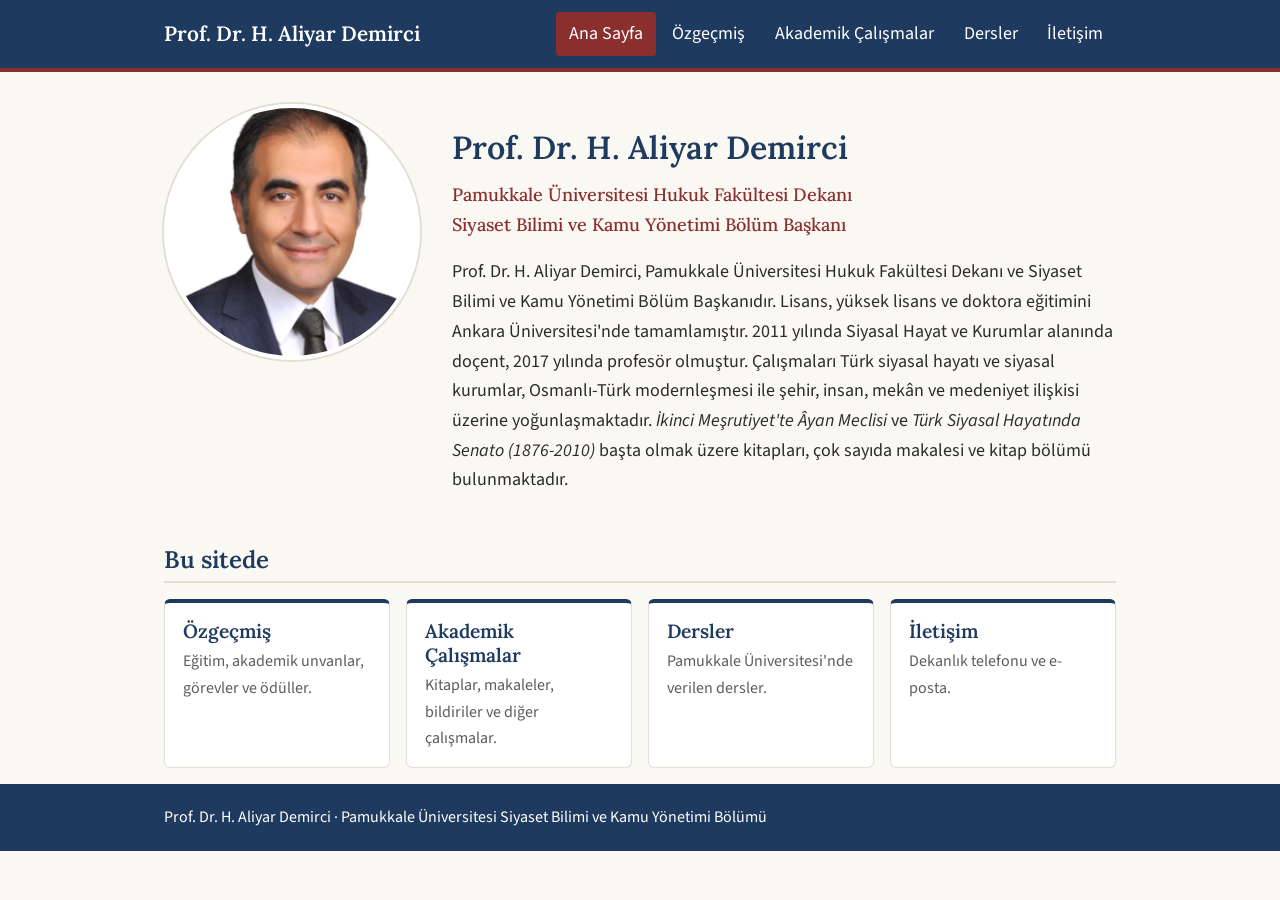
<file: index.html>
<!DOCTYPE html>
<html lang="tr">
<head>
<meta charset="utf-8">
<meta name="viewport" content="width=device-width, initial-scale=1">
<title>Ana Sayfa | Prof. Dr. H. Aliyar Demirci</title>
<meta name="description" content="Prof. Dr. H. Aliyar Demirci, Pamukkale Üniversitesi Hukuk Fakültesi Dekanı. Özgeçmiş, akademik çalışmalar ve iletişim.">
<link rel="preconnect" href="https://fonts.googleapis.com">
<link rel="preconnect" href="https://fonts.gstatic.com" crossorigin>
<link href="https://fonts.googleapis.com/css2?family=Lora:ital,wght@0,500;0,600;0,700;1,500&family=Source+Sans+3:ital,wght@0,400;0,600;1,400&display=swap" rel="stylesheet">
<link rel="stylesheet" href="css/style.css">
</head>
<body>
<a class="skip" href="#icerik">İçeriğe geç</a>
<header class="site-header">
  <div class="wrap header-inner">
    <a class="brand" href="index.html">Prof. Dr. H. Aliyar Demirci</a>
    <button class="menu-btn" aria-expanded="false" aria-controls="ana-menu">Menü</button>
    <nav id="ana-menu" class="main-nav" aria-label="Ana menü"><ul>
      <li><a href="index.html" aria-current="page">Ana Sayfa</a></li><li><a href="ozgecmis.html">Özgeçmiş</a></li><li><a href="akademik-calismalar.html">Akademik Çalışmalar</a></li><li><a href="dersler.html">Dersler</a></li><li><a href="iletisim.html">İletişim</a></li>
    </ul></nav>
  </div>
</header>
<main id="icerik" class="wrap">


<section class="hero">
  <img class="portrait" src="images/haliyar-demirci.png" alt="Prof. Dr. H. Aliyar Demirci" width="256" height="256">
  <div>
    <h1>Prof. Dr. H. Aliyar Demirci</h1>
    <p class="unvan">Pamukkale Üniversitesi Hukuk Fakültesi Dekanı<br>Siyaset Bilimi ve Kamu Yönetimi Bölüm Başkanı</p>
    <p>Prof. Dr. H. Aliyar Demirci, Pamukkale Üniversitesi Hukuk Fakültesi Dekanı ve Siyaset Bilimi ve Kamu Yönetimi Bölüm Başkanıdır. Lisans, yüksek lisans ve doktora eğitimini Ankara Üniversitesi'nde tamamlamıştır. 2011 yılında Siyasal Hayat ve Kurumlar alanında doçent, 2017 yılında profesör olmuştur. Çalışmaları Türk siyasal hayatı ve siyasal kurumlar, Osmanlı-Türk modernleşmesi ile şehir, insan, mekân ve medeniyet ilişkisi üzerine yoğunlaşmaktadır. <em>İkinci Meşrutiyet'te Âyan Meclisi</em> ve <em>Türk Siyasal Hayatında Senato (1876-2010)</em> başta olmak üzere kitapları, çok sayıda makalesi ve kitap bölümü bulunmaktadır.</p>
  </div>
</section>
<section>
  <h2>Bu sitede</h2>
  <div class="kartlar">
    <a class="kart" href="ozgecmis.html"><h3>Özgeçmiş</h3><p>Eğitim, akademik unvanlar, görevler ve ödüller.</p></a>
    <a class="kart" href="akademik-calismalar.html"><h3>Akademik Çalışmalar</h3><p>Kitaplar, makaleler, bildiriler ve diğer çalışmalar.</p></a>
    <a class="kart" href="dersler.html"><h3>Dersler</h3><p>Pamukkale Üniversitesi'nde verilen dersler.</p></a>
    <a class="kart" href="iletisim.html"><h3>İletişim</h3><p>Dekanlık telefonu ve e-posta.</p></a>
  </div>
</section>

</main>
<footer class="site-footer">
  <div class="wrap">
    <p>Prof. Dr. H. Aliyar Demirci &middot; Pamukkale Üniversitesi Siyaset Bilimi ve Kamu Yönetimi Bölümü</p>
  </div>
</footer>
<script src="js/menu.js"></script>
</body>
</html>
</file>
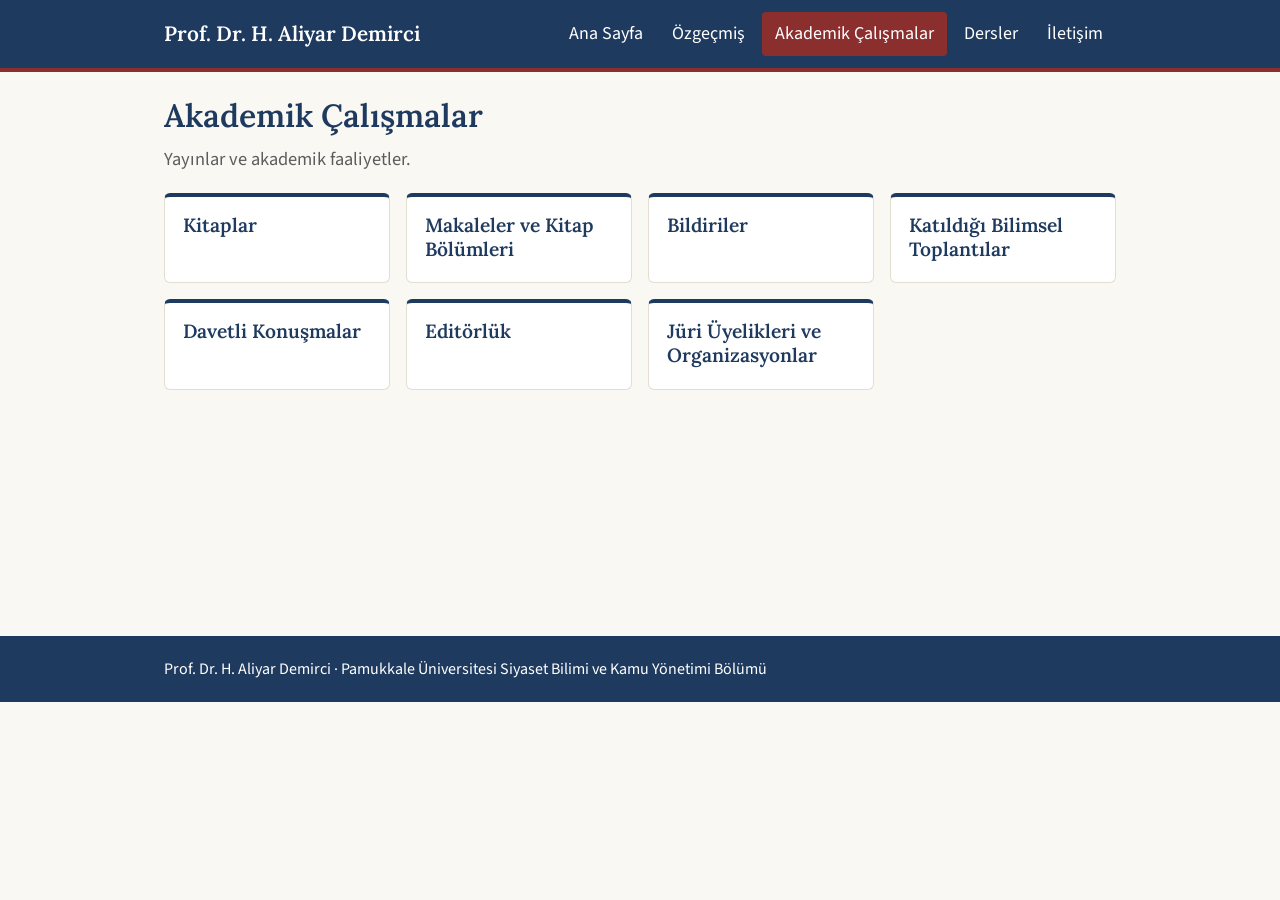
<file: akademik-calismalar.html>
<!DOCTYPE html>
<html lang="tr">
<head>
<meta charset="utf-8">
<meta name="viewport" content="width=device-width, initial-scale=1">
<title>Akademik Çalışmalar | Prof. Dr. H. Aliyar Demirci</title>
<meta name="description" content="Kitaplar, makaleler, bildiriler, toplantılar, davetli konuşmalar, editörlük ve jüri üyelikleri.">
<link rel="preconnect" href="https://fonts.googleapis.com">
<link rel="preconnect" href="https://fonts.gstatic.com" crossorigin>
<link href="https://fonts.googleapis.com/css2?family=Lora:ital,wght@0,500;0,600;0,700;1,500&family=Source+Sans+3:ital,wght@0,400;0,600;1,400&display=swap" rel="stylesheet">
<link rel="stylesheet" href="css/style.css">
</head>
<body>
<a class="skip" href="#icerik">İçeriğe geç</a>
<header class="site-header">
  <div class="wrap header-inner">
    <a class="brand" href="index.html">Prof. Dr. H. Aliyar Demirci</a>
    <button class="menu-btn" aria-expanded="false" aria-controls="ana-menu">Menü</button>
    <nav id="ana-menu" class="main-nav" aria-label="Ana menü"><ul>
      <li><a href="index.html">Ana Sayfa</a></li><li><a href="ozgecmis.html">Özgeçmiş</a></li><li><a href="akademik-calismalar.html" aria-current="page">Akademik Çalışmalar</a></li><li><a href="dersler.html">Dersler</a></li><li><a href="iletisim.html">İletişim</a></li>
    </ul></nav>
  </div>
</header>
<main id="icerik" class="wrap">

<h1>Akademik Çalışmalar</h1><p class="lead">Yayınlar ve akademik faaliyetler.</p><div class="kartlar"><a class="kart" href="kitaplar.html"><h3>Kitaplar</h3></a><a class="kart" href="makaleler-ve-kitap-bolumleri.html"><h3>Makaleler ve Kitap Bölümleri</h3></a><a class="kart" href="bildiriler.html"><h3>Bildiriler</h3></a><a class="kart" href="katildigi-bilimsel-toplantilar.html"><h3>Katıldığı Bilimsel Toplantılar</h3></a><a class="kart" href="davetli-konusmalar.html"><h3>Davetli Konuşmalar</h3></a><a class="kart" href="editorluk.html"><h3>Editörlük</h3></a><a class="kart" href="juri-uyelikleri-ve-organizasyonlar.html"><h3>Jüri Üyelikleri ve Organizasyonlar</h3></a></div>
</main>
<footer class="site-footer">
  <div class="wrap">
    <p>Prof. Dr. H. Aliyar Demirci &middot; Pamukkale Üniversitesi Siyaset Bilimi ve Kamu Yönetimi Bölümü</p>
  </div>
</footer>
<script src="js/menu.js"></script>
</body>
</html>
</file>
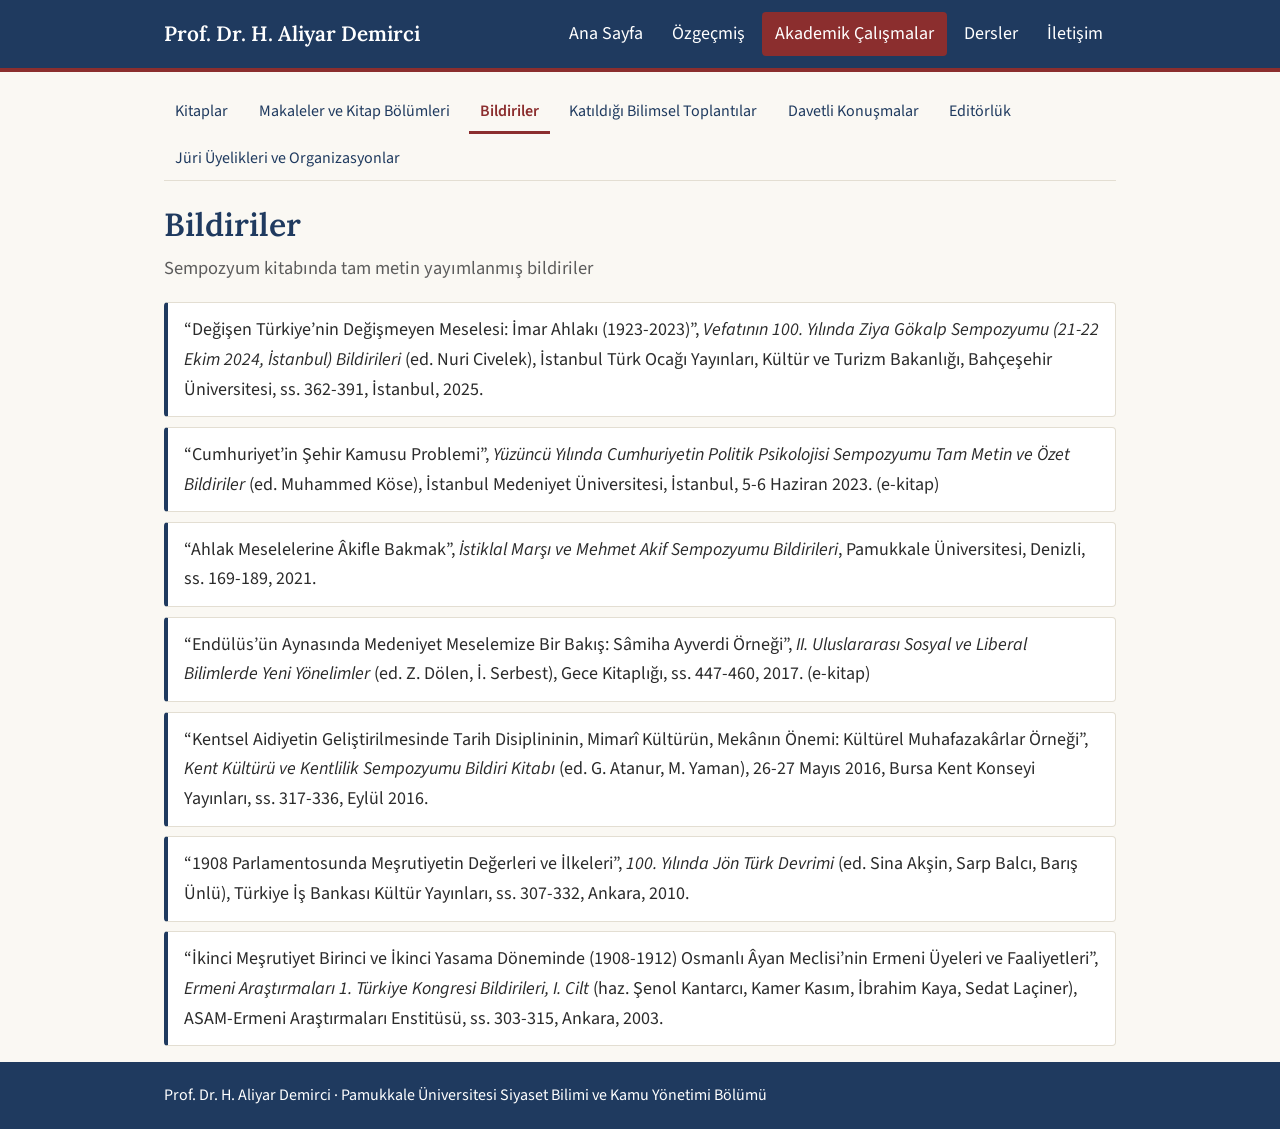
<file: bildiriler.html>
<!DOCTYPE html>
<html lang="tr">
<head>
<meta charset="utf-8">
<meta name="viewport" content="width=device-width, initial-scale=1">
<title>Bildiriler | Prof. Dr. H. Aliyar Demirci</title>
<meta name="description" content="Sempozyum kitaplarında tam metin yayımlanmış bildiriler.">
<link rel="preconnect" href="https://fonts.googleapis.com">
<link rel="preconnect" href="https://fonts.gstatic.com" crossorigin>
<link href="https://fonts.googleapis.com/css2?family=Lora:ital,wght@0,500;0,600;0,700;1,500&family=Source+Sans+3:ital,wght@0,400;0,600;1,400&display=swap" rel="stylesheet">
<link rel="stylesheet" href="css/style.css">
</head>
<body>
<a class="skip" href="#icerik">İçeriğe geç</a>
<header class="site-header">
  <div class="wrap header-inner">
    <a class="brand" href="index.html">Prof. Dr. H. Aliyar Demirci</a>
    <button class="menu-btn" aria-expanded="false" aria-controls="ana-menu">Menü</button>
    <nav id="ana-menu" class="main-nav" aria-label="Ana menü"><ul>
      <li><a href="index.html">Ana Sayfa</a></li><li><a href="ozgecmis.html">Özgeçmiş</a></li><li><a href="akademik-calismalar.html" aria-current="page">Akademik Çalışmalar</a></li><li><a href="dersler.html">Dersler</a></li><li><a href="iletisim.html">İletişim</a></li>
    </ul></nav>
  </div>
</header>
<main id="icerik" class="wrap">
<nav class="subnav" aria-label="Akademik çalışmalar bölümleri"><ul><li><a href="kitaplar.html">Kitaplar</a></li><li><a href="makaleler-ve-kitap-bolumleri.html">Makaleler ve Kitap Bölümleri</a></li><li><a href="bildiriler.html" aria-current="page">Bildiriler</a></li><li><a href="katildigi-bilimsel-toplantilar.html">Katıldığı Bilimsel Toplantılar</a></li><li><a href="davetli-konusmalar.html">Davetli Konuşmalar</a></li><li><a href="editorluk.html">Editörlük</a></li><li><a href="juri-uyelikleri-ve-organizasyonlar.html">Jüri Üyelikleri ve Organizasyonlar</a></li></ul></nav>
<h1>Bildiriler</h1><p class="lead">Sempozyum kitabında tam metin yayımlanmış bildiriler</p><ul class="yayin"><li>“Değişen Türkiye’nin Değişmeyen Meselesi: İmar Ahlakı (1923-2023)”, <em>Vefatının 100. Yılında Ziya Gökalp Sempozyumu (21-22 Ekim 2024, İstanbul) Bildirileri</em> (ed. Nuri Civelek), İstanbul Türk Ocağı Yayınları, Kültür ve Turizm Bakanlığı, Bahçeşehir Üniversitesi, ss. 362-391, İstanbul, 2025.</li><li>“Cumhuriyet’in Şehir Kamusu Problemi”, <em>Yüzüncü Yılında Cumhuriyetin Politik Psikolojisi Sempozyumu Tam Metin ve Özet Bildiriler</em> (ed. Muhammed Köse), İstanbul Medeniyet Üniversitesi, İstanbul, 5-6 Haziran 2023. (e-kitap)</li><li>“Ahlak Meselelerine Âkifle Bakmak”, <em>İstiklal Marşı ve Mehmet Akif Sempozyumu Bildirileri</em>, Pamukkale Üniversitesi, Denizli, ss. 169-189, 2021.</li><li>“Endülüs’ün Aynasında Medeniyet Meselemize Bir Bakış: Sâmiha Ayverdi Örneği”, <em>II. Uluslararası Sosyal ve Liberal Bilimlerde Yeni Yönelimler</em> (ed. Z. Dölen, İ. Serbest), Gece Kitaplığı, ss. 447-460, 2017. (e-kitap)</li><li>“Kentsel Aidiyetin Geliştirilmesinde Tarih Disiplininin, Mimarî Kültürün, Mekânın Önemi: Kültürel Muhafazakârlar Örneği”, <em>Kent Kültürü ve Kentlilik Sempozyumu Bildiri Kitabı</em> (ed. G. Atanur, M. Yaman), 26-27 Mayıs 2016, Bursa Kent Konseyi Yayınları, ss. 317-336, Eylül 2016.</li><li>“1908 Parlamentosunda Meşrutiyetin Değerleri ve İlkeleri”, <em>100. Yılında Jön Türk Devrimi</em> (ed. Sina Akşin, Sarp Balcı, Barış Ünlü), Türkiye İş Bankası Kültür Yayınları, ss. 307-332, Ankara, 2010.</li><li>“İkinci Meşrutiyet Birinci ve İkinci Yasama Döneminde (1908-1912) Osmanlı Âyan Meclisi’nin Ermeni Üyeleri ve Faaliyetleri”, <em>Ermeni Araştırmaları 1. Türkiye Kongresi Bildirileri, I. Cilt</em> (haz. Şenol Kantarcı, Kamer Kasım, İbrahim Kaya, Sedat Laçiner), ASAM-Ermeni Araştırmaları Enstitüsü, ss. 303-315, Ankara, 2003.</li></ul>
</main>
<footer class="site-footer">
  <div class="wrap">
    <p>Prof. Dr. H. Aliyar Demirci &middot; Pamukkale Üniversitesi Siyaset Bilimi ve Kamu Yönetimi Bölümü</p>
  </div>
</footer>
<script src="js/menu.js"></script>
</body>
</html>
</file>
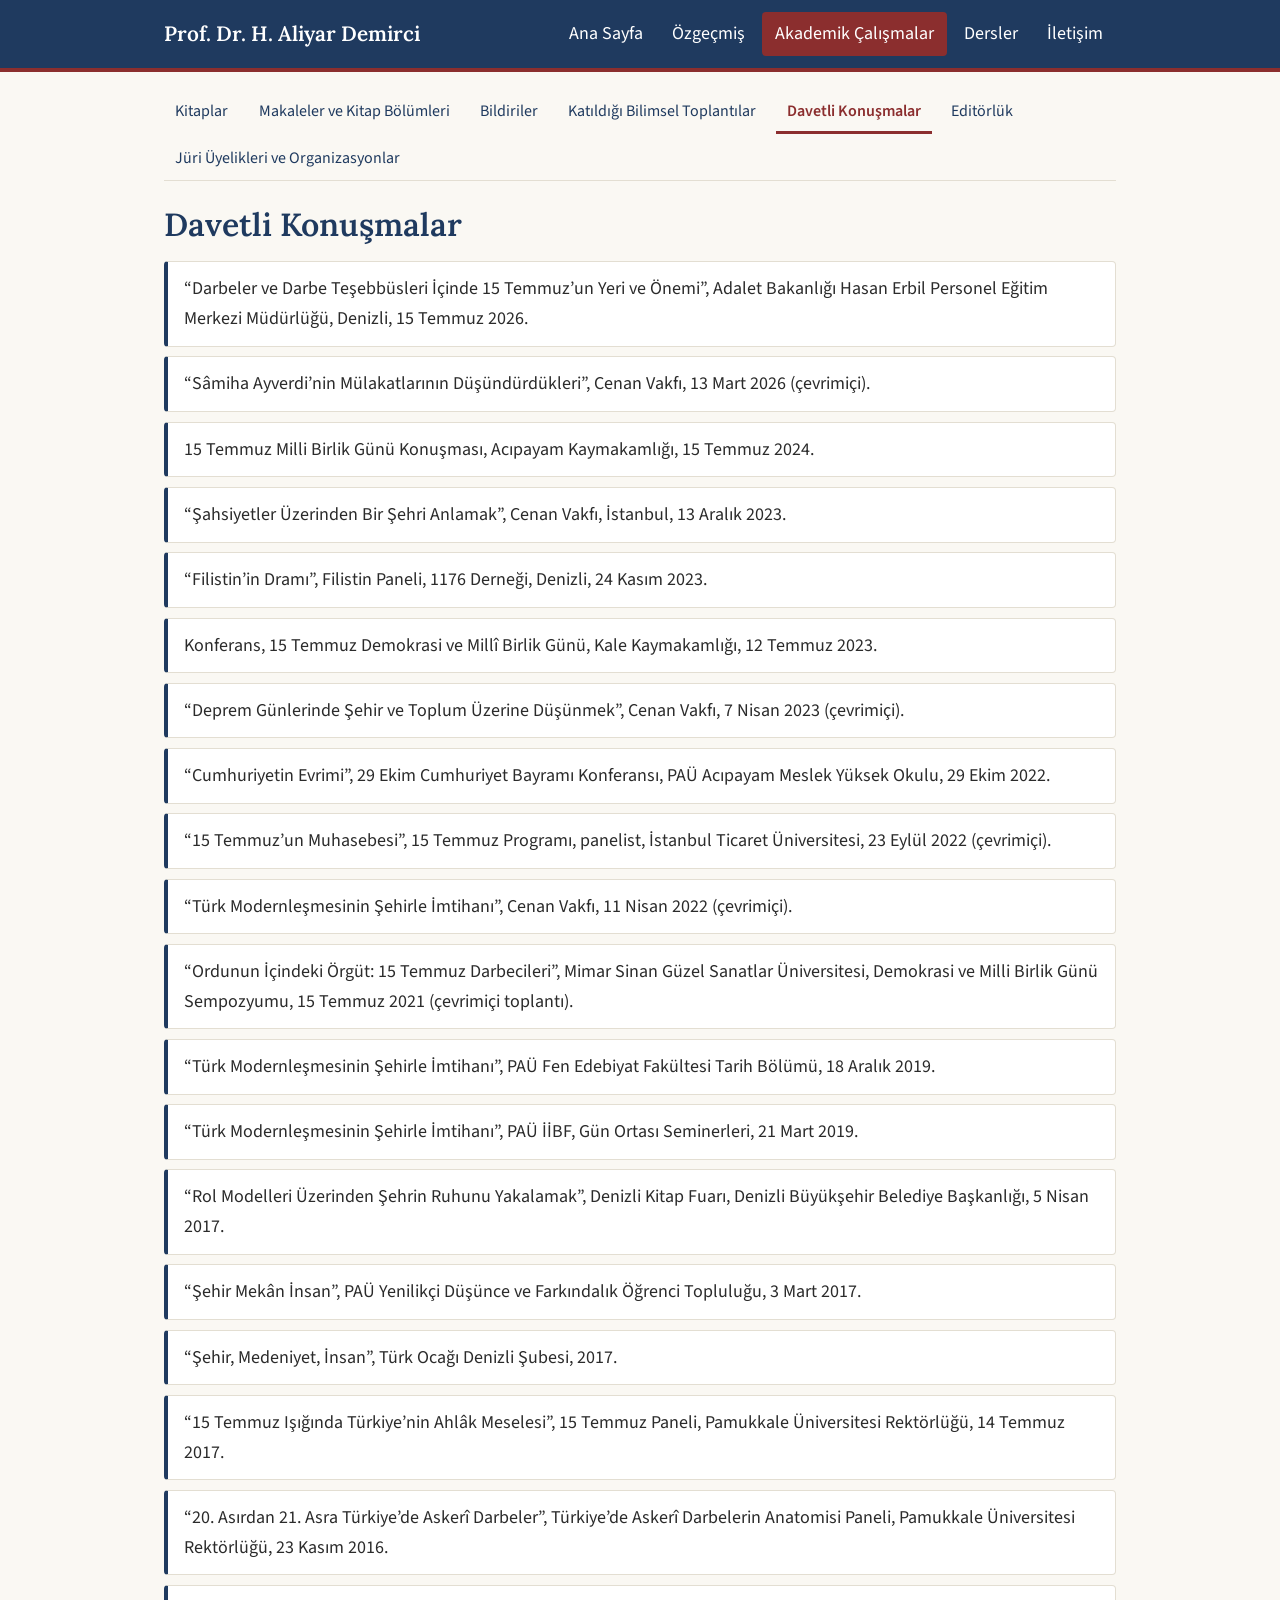
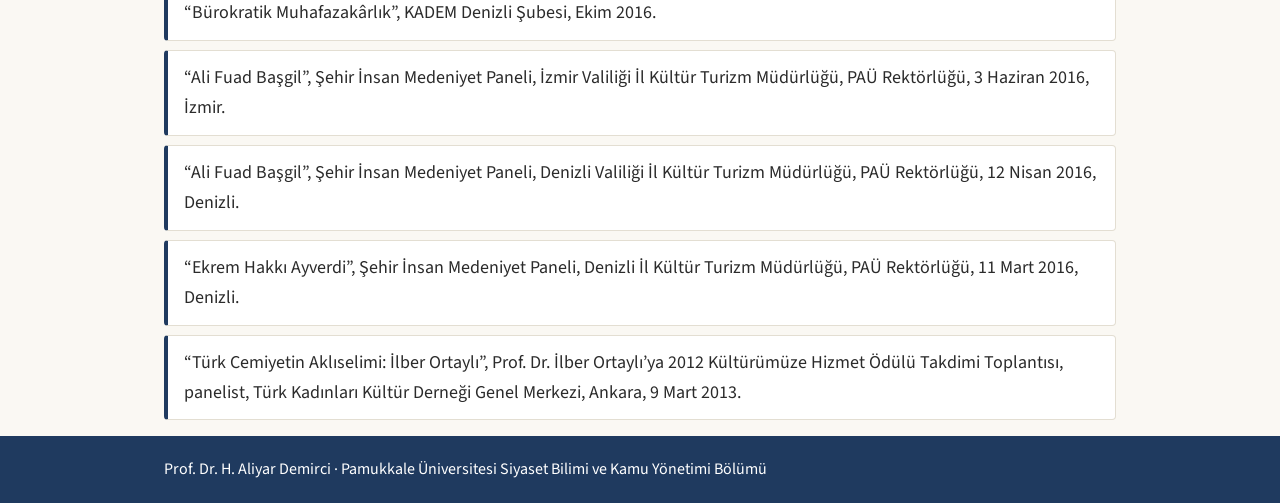
<file: davetli-konusmalar.html>
<!DOCTYPE html>
<html lang="tr">
<head>
<meta charset="utf-8">
<meta name="viewport" content="width=device-width, initial-scale=1">
<title>Davetli Konuşmalar | Prof. Dr. H. Aliyar Demirci</title>
<meta name="description" content="Davetli konuşmalar, paneller ve konferanslar.">
<link rel="preconnect" href="https://fonts.googleapis.com">
<link rel="preconnect" href="https://fonts.gstatic.com" crossorigin>
<link href="https://fonts.googleapis.com/css2?family=Lora:ital,wght@0,500;0,600;0,700;1,500&family=Source+Sans+3:ital,wght@0,400;0,600;1,400&display=swap" rel="stylesheet">
<link rel="stylesheet" href="css/style.css">
</head>
<body>
<a class="skip" href="#icerik">İçeriğe geç</a>
<header class="site-header">
  <div class="wrap header-inner">
    <a class="brand" href="index.html">Prof. Dr. H. Aliyar Demirci</a>
    <button class="menu-btn" aria-expanded="false" aria-controls="ana-menu">Menü</button>
    <nav id="ana-menu" class="main-nav" aria-label="Ana menü"><ul>
      <li><a href="index.html">Ana Sayfa</a></li><li><a href="ozgecmis.html">Özgeçmiş</a></li><li><a href="akademik-calismalar.html" aria-current="page">Akademik Çalışmalar</a></li><li><a href="dersler.html">Dersler</a></li><li><a href="iletisim.html">İletişim</a></li>
    </ul></nav>
  </div>
</header>
<main id="icerik" class="wrap">
<nav class="subnav" aria-label="Akademik çalışmalar bölümleri"><ul><li><a href="kitaplar.html">Kitaplar</a></li><li><a href="makaleler-ve-kitap-bolumleri.html">Makaleler ve Kitap Bölümleri</a></li><li><a href="bildiriler.html">Bildiriler</a></li><li><a href="katildigi-bilimsel-toplantilar.html">Katıldığı Bilimsel Toplantılar</a></li><li><a href="davetli-konusmalar.html" aria-current="page">Davetli Konuşmalar</a></li><li><a href="editorluk.html">Editörlük</a></li><li><a href="juri-uyelikleri-ve-organizasyonlar.html">Jüri Üyelikleri ve Organizasyonlar</a></li></ul></nav>
<h1>Davetli Konuşmalar</h1><ul class="yayin"><li>“Darbeler ve Darbe Teşebbüsleri İçinde 15 Temmuz’un Yeri ve Önemi”, Adalet Bakanlığı Hasan Erbil Personel Eğitim Merkezi Müdürlüğü, Denizli, 15 Temmuz 2026.</li><li>“Sâmiha Ayverdi’nin Mülakatlarının Düşündürdükleri”, Cenan Vakfı, 13 Mart 2026 (çevrimiçi).</li><li>15 Temmuz Milli Birlik Günü Konuşması, Acıpayam Kaymakamlığı, 15 Temmuz 2024.</li><li>“Şahsiyetler Üzerinden Bir Şehri Anlamak”, Cenan Vakfı, İstanbul, 13 Aralık 2023.</li><li>“Filistin’in Dramı”, Filistin Paneli, 1176 Derneği, Denizli, 24 Kasım 2023.</li><li>Konferans, 15 Temmuz Demokrasi ve Millî Birlik Günü, Kale Kaymakamlığı, 12 Temmuz 2023.</li><li>“Deprem Günlerinde Şehir ve Toplum Üzerine Düşünmek”, Cenan Vakfı, 7 Nisan 2023 (çevrimiçi).</li><li>“Cumhuriyetin Evrimi”, 29 Ekim Cumhuriyet Bayramı Konferansı, PAÜ Acıpayam Meslek Yüksek Okulu, 29 Ekim 2022.</li><li>“15 Temmuz’un Muhasebesi”, 15 Temmuz Programı, panelist, İstanbul Ticaret Üniversitesi, 23 Eylül 2022 (çevrimiçi).</li><li>“Türk Modernleşmesinin Şehirle İmtihanı”, Cenan Vakfı, 11 Nisan 2022 (çevrimiçi).</li><li>“Ordunun İçindeki Örgüt: 15 Temmuz Darbecileri”, Mimar Sinan Güzel Sanatlar Üniversitesi, Demokrasi ve Milli Birlik Günü Sempozyumu, 15 Temmuz 2021 (çevrimiçi toplantı).</li><li>“Türk Modernleşmesinin Şehirle İmtihanı”, PAÜ Fen Edebiyat Fakültesi Tarih Bölümü, 18 Aralık 2019.</li><li>“Türk Modernleşmesinin Şehirle İmtihanı”, PAÜ İİBF, Gün Ortası Seminerleri, 21 Mart 2019.</li><li>“Rol Modelleri Üzerinden Şehrin Ruhunu Yakalamak”, Denizli Kitap Fuarı, Denizli Büyükşehir Belediye Başkanlığı, 5 Nisan 2017.</li><li>“Şehir Mekân İnsan”, PAÜ Yenilikçi Düşünce ve Farkındalık Öğrenci Topluluğu, 3 Mart 2017.</li><li>“Şehir, Medeniyet, İnsan”, Türk Ocağı Denizli Şubesi, 2017.</li><li>“15 Temmuz Işığında Türkiye’nin Ahlâk Meselesi”, 15 Temmuz Paneli, Pamukkale Üniversitesi Rektörlüğü, 14 Temmuz 2017.</li><li>“20. Asırdan 21. Asra Türkiye’de Askerî Darbeler”, Türkiye’de Askerî Darbelerin Anatomisi Paneli, Pamukkale Üniversitesi Rektörlüğü, 23 Kasım 2016.</li><li>“Bürokratik Muhafazakârlık”, KADEM Denizli Şubesi, Ekim 2016.</li><li>“Ali Fuad Başgil”, Şehir İnsan Medeniyet Paneli, İzmir Valiliği İl Kültür Turizm Müdürlüğü, PAÜ Rektörlüğü, 3 Haziran 2016, İzmir.</li><li>“Ali Fuad Başgil”, Şehir İnsan Medeniyet Paneli, Denizli Valiliği İl Kültür Turizm Müdürlüğü, PAÜ Rektörlüğü, 12 Nisan 2016, Denizli.</li><li>“Ekrem Hakkı Ayverdi”, Şehir İnsan Medeniyet Paneli, Denizli İl Kültür Turizm Müdürlüğü, PAÜ Rektörlüğü, 11 Mart 2016, Denizli.</li><li>“Türk Cemiyetin Aklıselimi: İlber Ortaylı”, Prof. Dr. İlber Ortaylı’ya 2012 Kültürümüze Hizmet Ödülü Takdimi Toplantısı, panelist, Türk Kadınları Kültür Derneği Genel Merkezi, Ankara, 9 Mart 2013.</li></ul>
</main>
<footer class="site-footer">
  <div class="wrap">
    <p>Prof. Dr. H. Aliyar Demirci &middot; Pamukkale Üniversitesi Siyaset Bilimi ve Kamu Yönetimi Bölümü</p>
  </div>
</footer>
<script src="js/menu.js"></script>
</body>
</html>
</file>
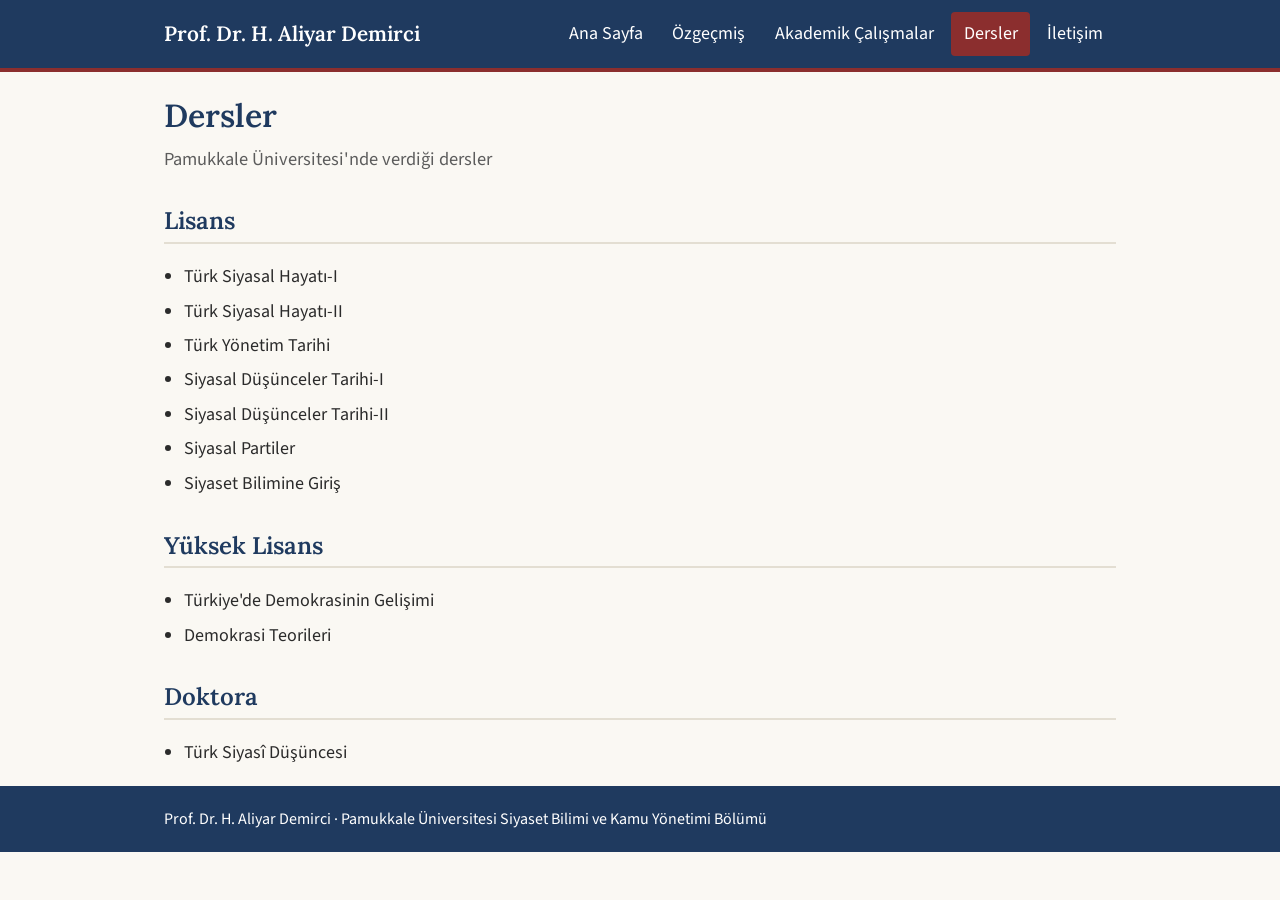
<file: dersler.html>
<!DOCTYPE html>
<html lang="tr">
<head>
<meta charset="utf-8">
<meta name="viewport" content="width=device-width, initial-scale=1">
<title>Dersler | Prof. Dr. H. Aliyar Demirci</title>
<meta name="description" content="Pamukkale Üniversitesi&#x27;nde verilen lisans, yüksek lisans ve doktora dersleri.">
<link rel="preconnect" href="https://fonts.googleapis.com">
<link rel="preconnect" href="https://fonts.gstatic.com" crossorigin>
<link href="https://fonts.googleapis.com/css2?family=Lora:ital,wght@0,500;0,600;0,700;1,500&family=Source+Sans+3:ital,wght@0,400;0,600;1,400&display=swap" rel="stylesheet">
<link rel="stylesheet" href="css/style.css">
</head>
<body>
<a class="skip" href="#icerik">İçeriğe geç</a>
<header class="site-header">
  <div class="wrap header-inner">
    <a class="brand" href="index.html">Prof. Dr. H. Aliyar Demirci</a>
    <button class="menu-btn" aria-expanded="false" aria-controls="ana-menu">Menü</button>
    <nav id="ana-menu" class="main-nav" aria-label="Ana menü"><ul>
      <li><a href="index.html">Ana Sayfa</a></li><li><a href="ozgecmis.html">Özgeçmiş</a></li><li><a href="akademik-calismalar.html">Akademik Çalışmalar</a></li><li><a href="dersler.html" aria-current="page">Dersler</a></li><li><a href="iletisim.html">İletişim</a></li>
    </ul></nav>
  </div>
</header>
<main id="icerik" class="wrap">

<h1>Dersler</h1><p class="lead">Pamukkale Üniversitesi'nde verdiği dersler</p>
<section><h2>Lisans</h2><ul class="liste"><li>Türk Siyasal Hayatı-I</li><li>Türk Siyasal Hayatı-II</li><li>Türk Yönetim Tarihi</li><li>Siyasal Düşünceler Tarihi-I</li><li>Siyasal Düşünceler Tarihi-II</li><li>Siyasal Partiler</li><li>Siyaset Bilimine Giriş</li></ul></section>
<section><h2>Yüksek Lisans</h2><ul class="liste"><li>Türkiye'de Demokrasinin Gelişimi</li><li>Demokrasi Teorileri</li></ul></section>
<section><h2>Doktora</h2><ul class="liste"><li>Türk Siyasî Düşüncesi</li></ul></section>

</main>
<footer class="site-footer">
  <div class="wrap">
    <p>Prof. Dr. H. Aliyar Demirci &middot; Pamukkale Üniversitesi Siyaset Bilimi ve Kamu Yönetimi Bölümü</p>
  </div>
</footer>
<script src="js/menu.js"></script>
</body>
</html>
</file>
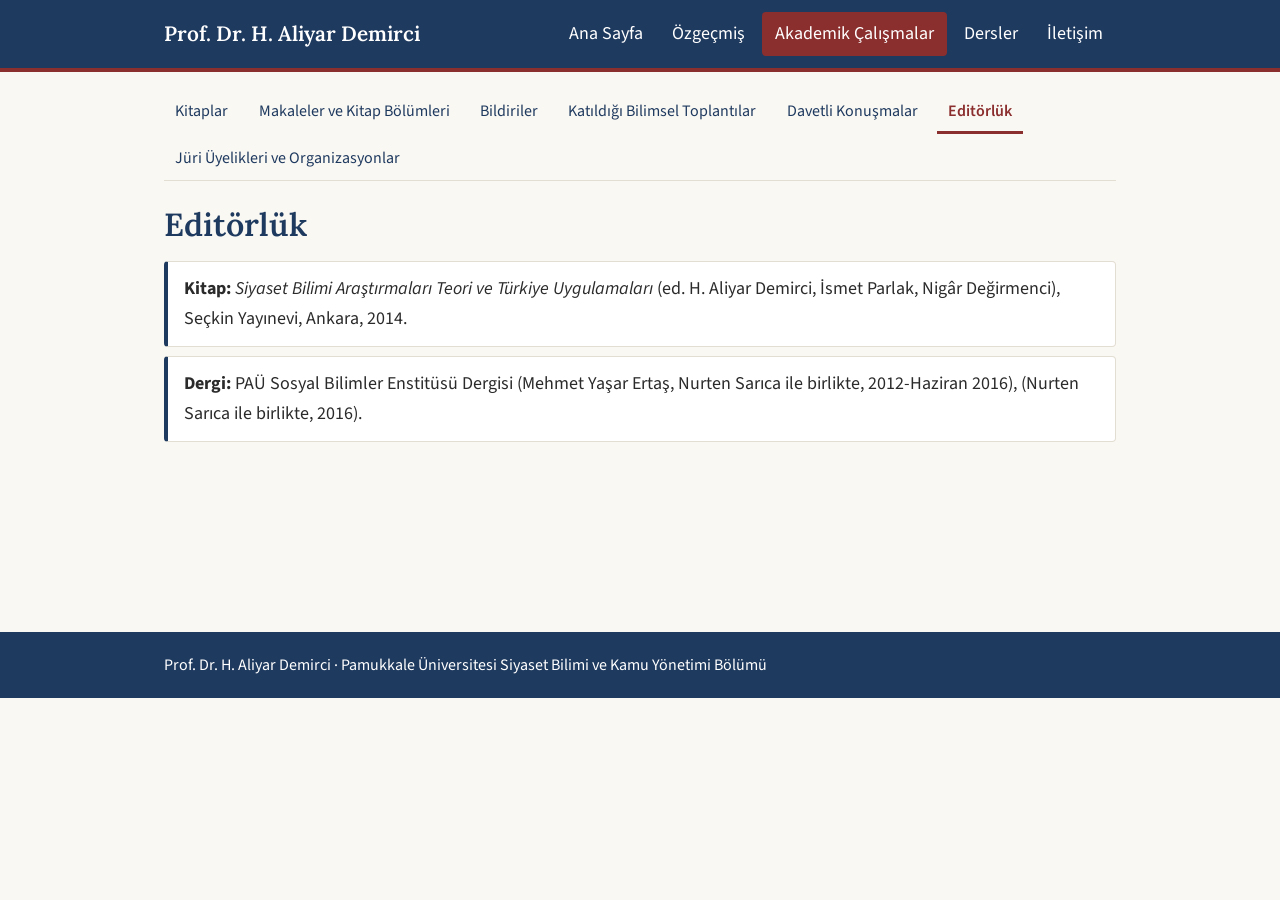
<file: editorluk.html>
<!DOCTYPE html>
<html lang="tr">
<head>
<meta charset="utf-8">
<meta name="viewport" content="width=device-width, initial-scale=1">
<title>Editörlük | Prof. Dr. H. Aliyar Demirci</title>
<meta name="description" content="Kitap ve dergi editörlüğü.">
<link rel="preconnect" href="https://fonts.googleapis.com">
<link rel="preconnect" href="https://fonts.gstatic.com" crossorigin>
<link href="https://fonts.googleapis.com/css2?family=Lora:ital,wght@0,500;0,600;0,700;1,500&family=Source+Sans+3:ital,wght@0,400;0,600;1,400&display=swap" rel="stylesheet">
<link rel="stylesheet" href="css/style.css">
</head>
<body>
<a class="skip" href="#icerik">İçeriğe geç</a>
<header class="site-header">
  <div class="wrap header-inner">
    <a class="brand" href="index.html">Prof. Dr. H. Aliyar Demirci</a>
    <button class="menu-btn" aria-expanded="false" aria-controls="ana-menu">Menü</button>
    <nav id="ana-menu" class="main-nav" aria-label="Ana menü"><ul>
      <li><a href="index.html">Ana Sayfa</a></li><li><a href="ozgecmis.html">Özgeçmiş</a></li><li><a href="akademik-calismalar.html" aria-current="page">Akademik Çalışmalar</a></li><li><a href="dersler.html">Dersler</a></li><li><a href="iletisim.html">İletişim</a></li>
    </ul></nav>
  </div>
</header>
<main id="icerik" class="wrap">
<nav class="subnav" aria-label="Akademik çalışmalar bölümleri"><ul><li><a href="kitaplar.html">Kitaplar</a></li><li><a href="makaleler-ve-kitap-bolumleri.html">Makaleler ve Kitap Bölümleri</a></li><li><a href="bildiriler.html">Bildiriler</a></li><li><a href="katildigi-bilimsel-toplantilar.html">Katıldığı Bilimsel Toplantılar</a></li><li><a href="davetli-konusmalar.html">Davetli Konuşmalar</a></li><li><a href="editorluk.html" aria-current="page">Editörlük</a></li><li><a href="juri-uyelikleri-ve-organizasyonlar.html">Jüri Üyelikleri ve Organizasyonlar</a></li></ul></nav>
<h1>Editörlük</h1><ul class="yayin"><li><strong>Kitap:</strong> <em>Siyaset Bilimi Araştırmaları Teori ve Türkiye Uygulamaları</em> (ed. H. Aliyar Demirci, İsmet Parlak, Nigâr Değirmenci), Seçkin Yayınevi, Ankara, 2014.</li><li><strong>Dergi:</strong> PAÜ Sosyal Bilimler Enstitüsü Dergisi (Mehmet Yaşar Ertaş, Nurten Sarıca ile birlikte, 2012-Haziran 2016), (Nurten Sarıca ile birlikte, 2016).</li></ul>
</main>
<footer class="site-footer">
  <div class="wrap">
    <p>Prof. Dr. H. Aliyar Demirci &middot; Pamukkale Üniversitesi Siyaset Bilimi ve Kamu Yönetimi Bölümü</p>
  </div>
</footer>
<script src="js/menu.js"></script>
</body>
</html>
</file>
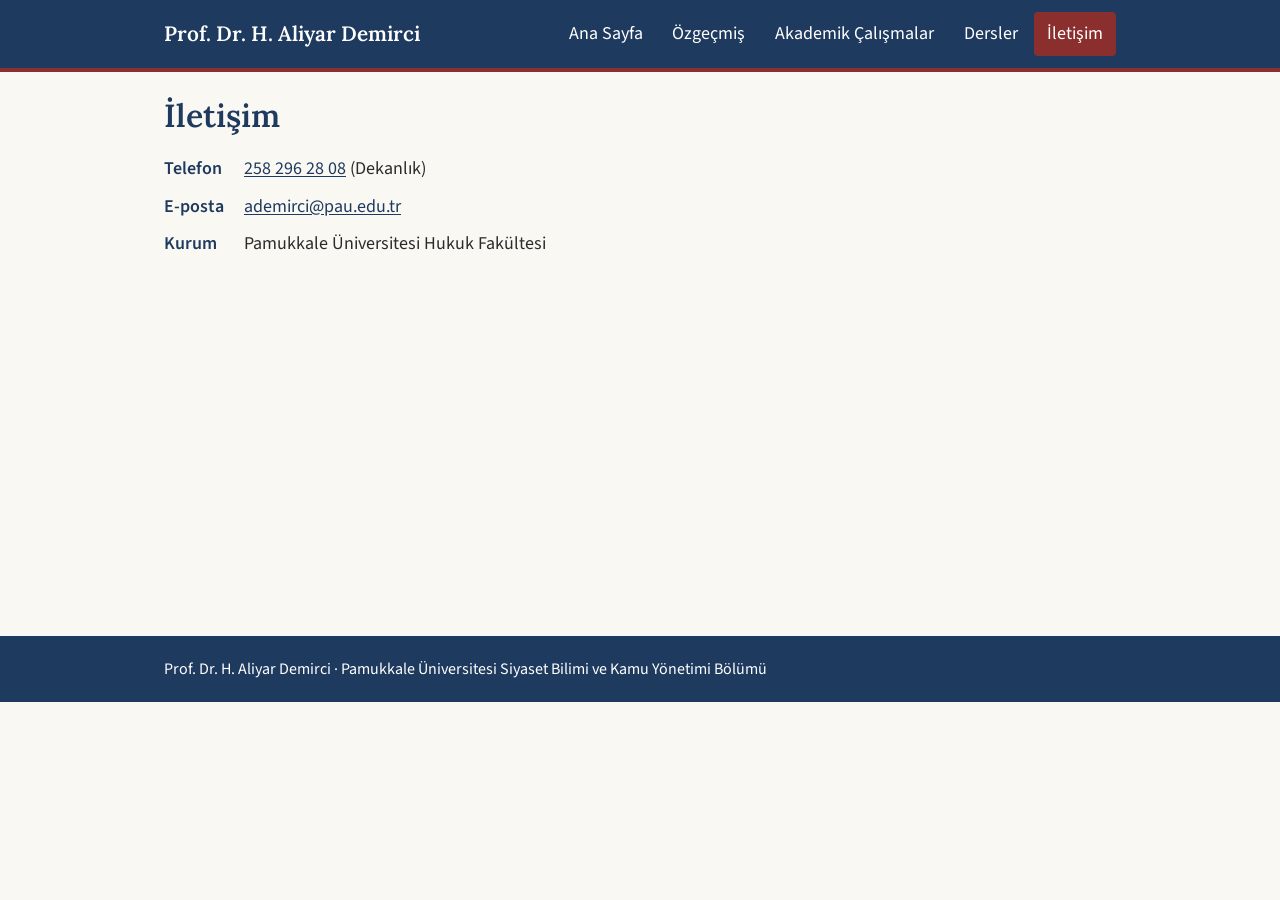
<file: iletisim.html>
<!DOCTYPE html>
<html lang="tr">
<head>
<meta charset="utf-8">
<meta name="viewport" content="width=device-width, initial-scale=1">
<title>İletişim | Prof. Dr. H. Aliyar Demirci</title>
<meta name="description" content="Prof. Dr. H. Aliyar Demirci iletişim bilgileri.">
<link rel="preconnect" href="https://fonts.googleapis.com">
<link rel="preconnect" href="https://fonts.gstatic.com" crossorigin>
<link href="https://fonts.googleapis.com/css2?family=Lora:ital,wght@0,500;0,600;0,700;1,500&family=Source+Sans+3:ital,wght@0,400;0,600;1,400&display=swap" rel="stylesheet">
<link rel="stylesheet" href="css/style.css">
</head>
<body>
<a class="skip" href="#icerik">İçeriğe geç</a>
<header class="site-header">
  <div class="wrap header-inner">
    <a class="brand" href="index.html">Prof. Dr. H. Aliyar Demirci</a>
    <button class="menu-btn" aria-expanded="false" aria-controls="ana-menu">Menü</button>
    <nav id="ana-menu" class="main-nav" aria-label="Ana menü"><ul>
      <li><a href="index.html">Ana Sayfa</a></li><li><a href="ozgecmis.html">Özgeçmiş</a></li><li><a href="akademik-calismalar.html">Akademik Çalışmalar</a></li><li><a href="dersler.html">Dersler</a></li><li><a href="iletisim.html" aria-current="page">İletişim</a></li>
    </ul></nav>
  </div>
</header>
<main id="icerik" class="wrap">

<h1>İletişim</h1>
<dl class="tanim">
<dt>Telefon</dt><dd><a href="tel:+902582962808">258 296 28 08</a> (Dekanlık)</dd>
<dt>E-posta</dt><dd><a href="mailto:ademirci@pau.edu.tr">ademirci@pau.edu.tr</a></dd>
<dt>Kurum</dt><dd>Pamukkale Üniversitesi Hukuk Fakültesi</dd>
</dl>

</main>
<footer class="site-footer">
  <div class="wrap">
    <p>Prof. Dr. H. Aliyar Demirci &middot; Pamukkale Üniversitesi Siyaset Bilimi ve Kamu Yönetimi Bölümü</p>
  </div>
</footer>
<script src="js/menu.js"></script>
</body>
</html>
</file>
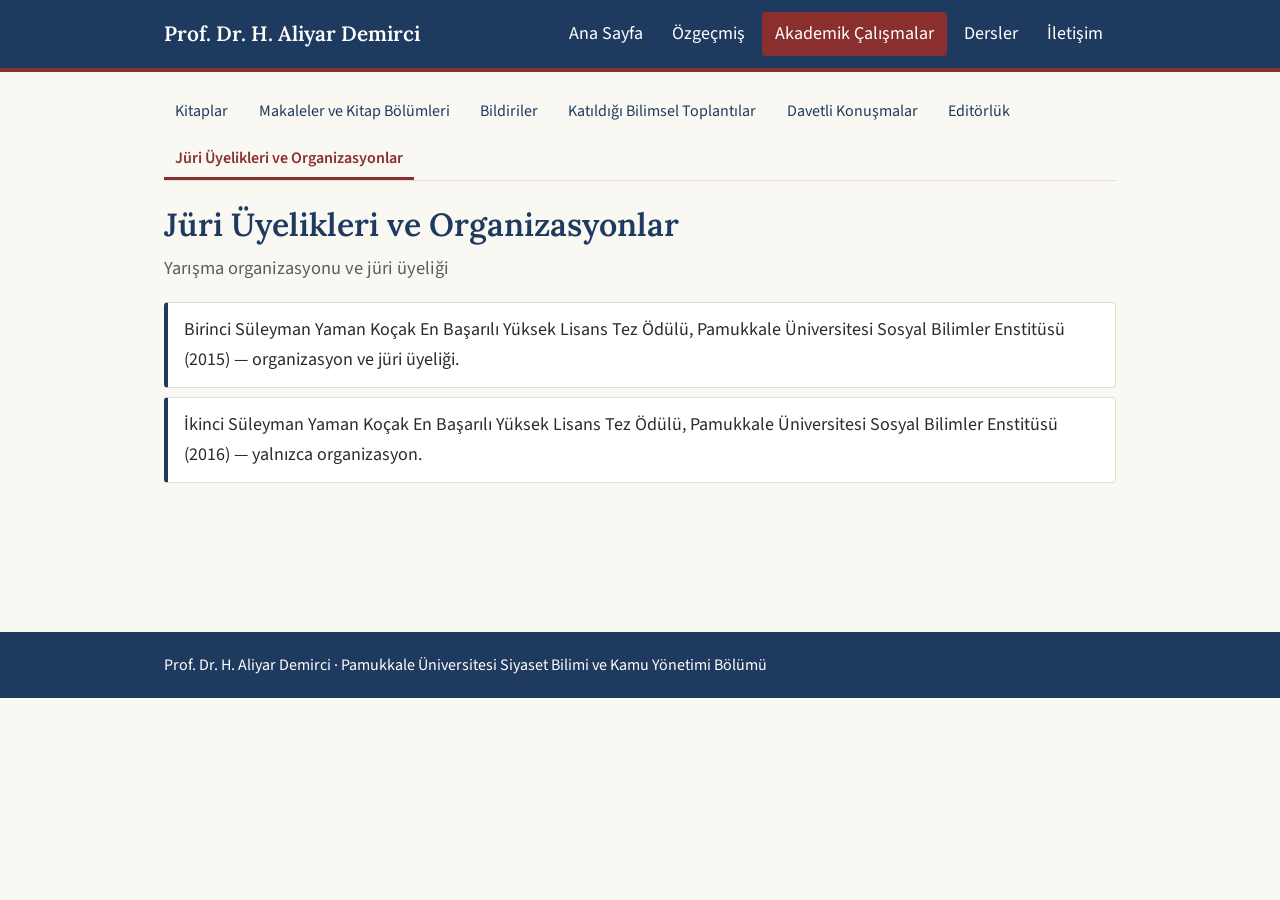
<file: juri-uyelikleri-ve-organizasyonlar.html>
<!DOCTYPE html>
<html lang="tr">
<head>
<meta charset="utf-8">
<meta name="viewport" content="width=device-width, initial-scale=1">
<title>Jüri Üyelikleri ve Organizasyonlar | Prof. Dr. H. Aliyar Demirci</title>
<meta name="description" content="Yüksek lisans tez ödülü organizasyonu ve jüri üyeliği.">
<link rel="preconnect" href="https://fonts.googleapis.com">
<link rel="preconnect" href="https://fonts.gstatic.com" crossorigin>
<link href="https://fonts.googleapis.com/css2?family=Lora:ital,wght@0,500;0,600;0,700;1,500&family=Source+Sans+3:ital,wght@0,400;0,600;1,400&display=swap" rel="stylesheet">
<link rel="stylesheet" href="css/style.css">
</head>
<body>
<a class="skip" href="#icerik">İçeriğe geç</a>
<header class="site-header">
  <div class="wrap header-inner">
    <a class="brand" href="index.html">Prof. Dr. H. Aliyar Demirci</a>
    <button class="menu-btn" aria-expanded="false" aria-controls="ana-menu">Menü</button>
    <nav id="ana-menu" class="main-nav" aria-label="Ana menü"><ul>
      <li><a href="index.html">Ana Sayfa</a></li><li><a href="ozgecmis.html">Özgeçmiş</a></li><li><a href="akademik-calismalar.html" aria-current="page">Akademik Çalışmalar</a></li><li><a href="dersler.html">Dersler</a></li><li><a href="iletisim.html">İletişim</a></li>
    </ul></nav>
  </div>
</header>
<main id="icerik" class="wrap">
<nav class="subnav" aria-label="Akademik çalışmalar bölümleri"><ul><li><a href="kitaplar.html">Kitaplar</a></li><li><a href="makaleler-ve-kitap-bolumleri.html">Makaleler ve Kitap Bölümleri</a></li><li><a href="bildiriler.html">Bildiriler</a></li><li><a href="katildigi-bilimsel-toplantilar.html">Katıldığı Bilimsel Toplantılar</a></li><li><a href="davetli-konusmalar.html">Davetli Konuşmalar</a></li><li><a href="editorluk.html">Editörlük</a></li><li><a href="juri-uyelikleri-ve-organizasyonlar.html" aria-current="page">Jüri Üyelikleri ve Organizasyonlar</a></li></ul></nav>
<h1>Jüri Üyelikleri ve Organizasyonlar</h1><p class="lead">Yarışma organizasyonu ve jüri üyeliği</p><ul class="yayin"><li>Birinci Süleyman Yaman Koçak En Başarılı Yüksek Lisans Tez Ödülü, Pamukkale Üniversitesi Sosyal Bilimler Enstitüsü (2015) &mdash; organizasyon ve jüri üyeliği.</li><li>İkinci Süleyman Yaman Koçak En Başarılı Yüksek Lisans Tez Ödülü, Pamukkale Üniversitesi Sosyal Bilimler Enstitüsü (2016) &mdash; yalnızca organizasyon.</li></ul>
</main>
<footer class="site-footer">
  <div class="wrap">
    <p>Prof. Dr. H. Aliyar Demirci &middot; Pamukkale Üniversitesi Siyaset Bilimi ve Kamu Yönetimi Bölümü</p>
  </div>
</footer>
<script src="js/menu.js"></script>
</body>
</html>
</file>
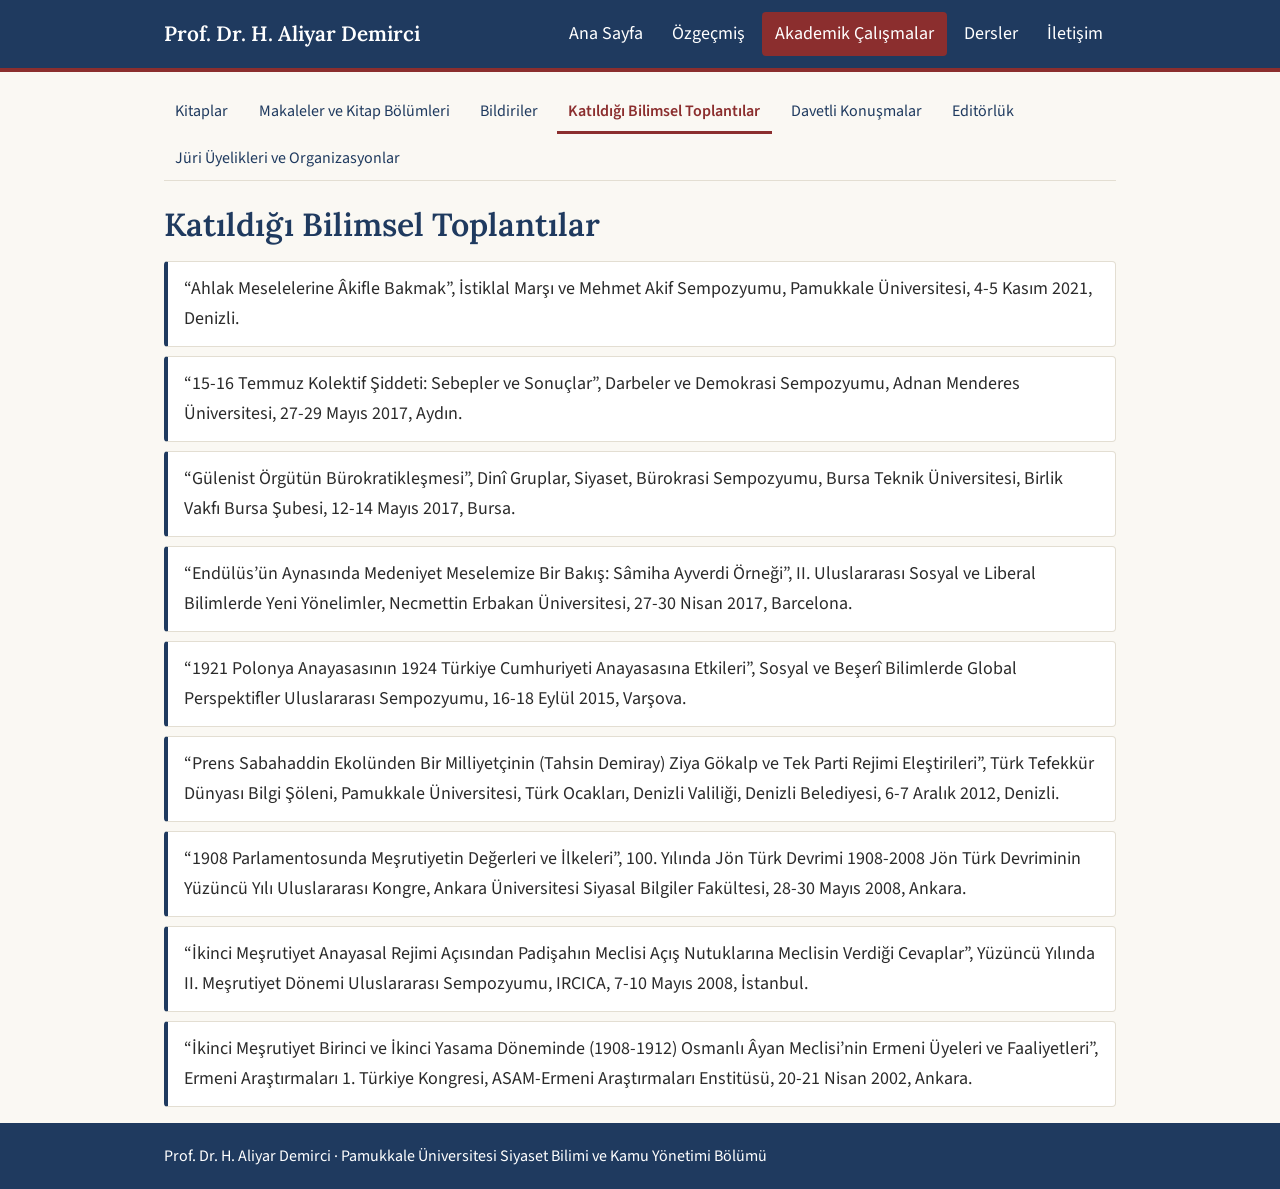
<file: katildigi-bilimsel-toplantilar.html>
<!DOCTYPE html>
<html lang="tr">
<head>
<meta charset="utf-8">
<meta name="viewport" content="width=device-width, initial-scale=1">
<title>Katıldığı Bilimsel Toplantılar | Prof. Dr. H. Aliyar Demirci</title>
<meta name="description" content="Katıldığı bilimsel toplantılar.">
<link rel="preconnect" href="https://fonts.googleapis.com">
<link rel="preconnect" href="https://fonts.gstatic.com" crossorigin>
<link href="https://fonts.googleapis.com/css2?family=Lora:ital,wght@0,500;0,600;0,700;1,500&family=Source+Sans+3:ital,wght@0,400;0,600;1,400&display=swap" rel="stylesheet">
<link rel="stylesheet" href="css/style.css">
</head>
<body>
<a class="skip" href="#icerik">İçeriğe geç</a>
<header class="site-header">
  <div class="wrap header-inner">
    <a class="brand" href="index.html">Prof. Dr. H. Aliyar Demirci</a>
    <button class="menu-btn" aria-expanded="false" aria-controls="ana-menu">Menü</button>
    <nav id="ana-menu" class="main-nav" aria-label="Ana menü"><ul>
      <li><a href="index.html">Ana Sayfa</a></li><li><a href="ozgecmis.html">Özgeçmiş</a></li><li><a href="akademik-calismalar.html" aria-current="page">Akademik Çalışmalar</a></li><li><a href="dersler.html">Dersler</a></li><li><a href="iletisim.html">İletişim</a></li>
    </ul></nav>
  </div>
</header>
<main id="icerik" class="wrap">
<nav class="subnav" aria-label="Akademik çalışmalar bölümleri"><ul><li><a href="kitaplar.html">Kitaplar</a></li><li><a href="makaleler-ve-kitap-bolumleri.html">Makaleler ve Kitap Bölümleri</a></li><li><a href="bildiriler.html">Bildiriler</a></li><li><a href="katildigi-bilimsel-toplantilar.html" aria-current="page">Katıldığı Bilimsel Toplantılar</a></li><li><a href="davetli-konusmalar.html">Davetli Konuşmalar</a></li><li><a href="editorluk.html">Editörlük</a></li><li><a href="juri-uyelikleri-ve-organizasyonlar.html">Jüri Üyelikleri ve Organizasyonlar</a></li></ul></nav>
<h1>Katıldığı Bilimsel Toplantılar</h1><ul class="yayin"><li>“Ahlak Meselelerine Âkifle Bakmak”, İstiklal Marşı ve Mehmet Akif Sempozyumu, Pamukkale Üniversitesi, 4-5 Kasım 2021, Denizli.</li><li>“15-16 Temmuz Kolektif Şiddeti: Sebepler ve Sonuçlar”, Darbeler ve Demokrasi Sempozyumu, Adnan Menderes Üniversitesi, 27-29 Mayıs 2017, Aydın.</li><li>“Gülenist Örgütün Bürokratikleşmesi”, Dinî Gruplar, Siyaset, Bürokrasi Sempozyumu, Bursa Teknik Üniversitesi, Birlik Vakfı Bursa Şubesi, 12-14 Mayıs 2017, Bursa.</li><li>“Endülüs’ün Aynasında Medeniyet Meselemize Bir Bakış: Sâmiha Ayverdi Örneği”, II. Uluslararası Sosyal ve Liberal Bilimlerde Yeni Yönelimler, Necmettin Erbakan Üniversitesi, 27-30 Nisan 2017, Barcelona.</li><li>“1921 Polonya Anayasasının 1924 Türkiye Cumhuriyeti Anayasasına Etkileri”, Sosyal ve Beşerî Bilimlerde Global Perspektifler Uluslararası Sempozyumu, 16-18 Eylül 2015, Varşova.</li><li>“Prens Sabahaddin Ekolünden Bir Milliyetçinin (Tahsin Demiray) Ziya Gökalp ve Tek Parti Rejimi Eleştirileri”, Türk Tefekkür Dünyası Bilgi Şöleni, Pamukkale Üniversitesi, Türk Ocakları, Denizli Valiliği, Denizli Belediyesi, 6-7 Aralık 2012, Denizli.</li><li>“1908 Parlamentosunda Meşrutiyetin Değerleri ve İlkeleri”, 100. Yılında Jön Türk Devrimi 1908-2008 Jön Türk Devriminin Yüzüncü Yılı Uluslararası Kongre, Ankara Üniversitesi Siyasal Bilgiler Fakültesi, 28-30 Mayıs 2008, Ankara.</li><li>“İkinci Meşrutiyet Anayasal Rejimi Açısından Padişahın Meclisi Açış Nutuklarına Meclisin Verdiği Cevaplar”, Yüzüncü Yılında II. Meşrutiyet Dönemi Uluslararası Sempozyumu, IRCICA, 7-10 Mayıs 2008, İstanbul.</li><li>“İkinci Meşrutiyet Birinci ve İkinci Yasama Döneminde (1908-1912) Osmanlı Âyan Meclisi’nin Ermeni Üyeleri ve Faaliyetleri”, Ermeni Araştırmaları 1. Türkiye Kongresi, ASAM-Ermeni Araştırmaları Enstitüsü, 20-21 Nisan 2002, Ankara.</li></ul>
</main>
<footer class="site-footer">
  <div class="wrap">
    <p>Prof. Dr. H. Aliyar Demirci &middot; Pamukkale Üniversitesi Siyaset Bilimi ve Kamu Yönetimi Bölümü</p>
  </div>
</footer>
<script src="js/menu.js"></script>
</body>
</html>
</file>
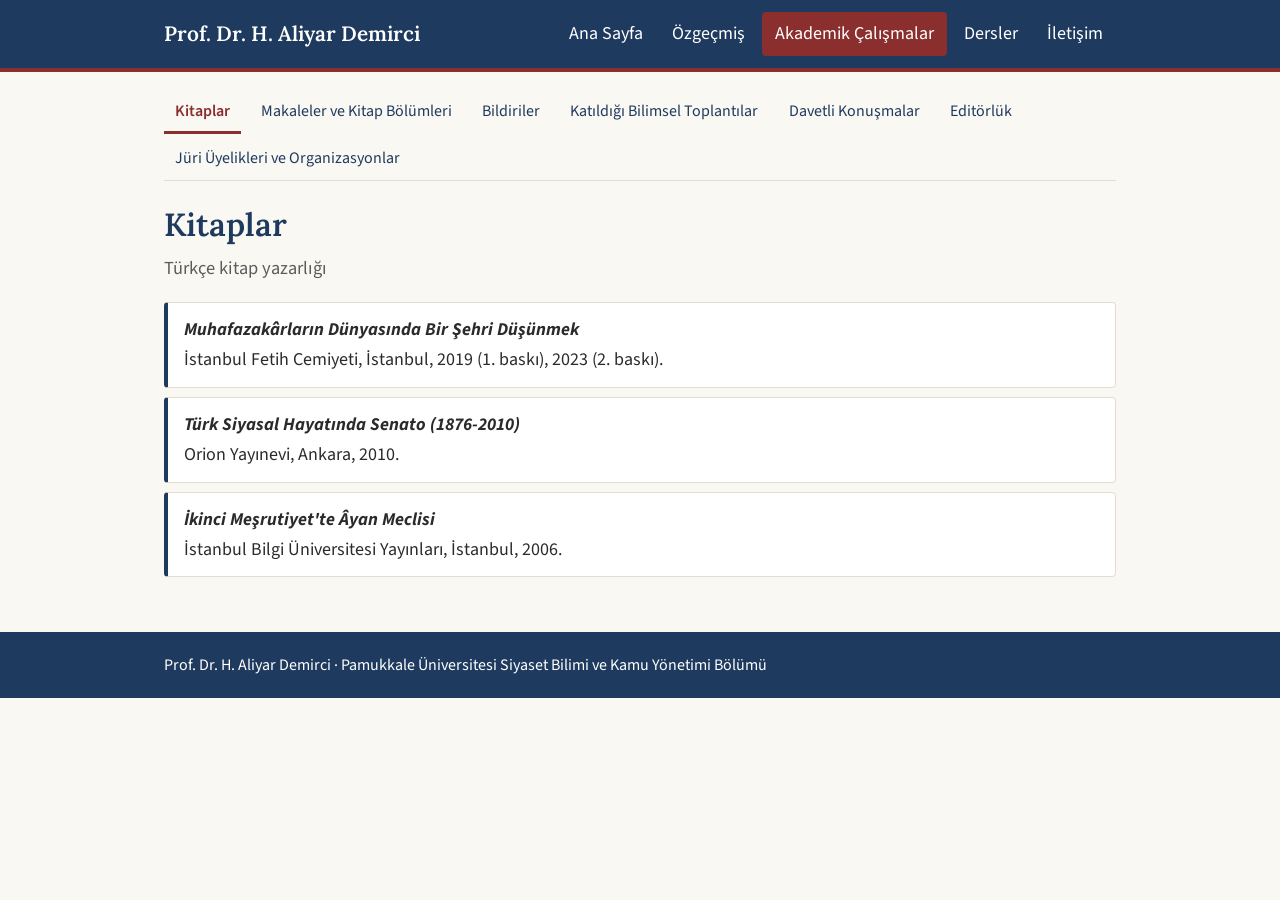
<file: kitaplar.html>
<!DOCTYPE html>
<html lang="tr">
<head>
<meta charset="utf-8">
<meta name="viewport" content="width=device-width, initial-scale=1">
<title>Kitaplar | Prof. Dr. H. Aliyar Demirci</title>
<meta name="description" content="Prof. Dr. H. Aliyar Demirci&#x27;nin kitapları.">
<link rel="preconnect" href="https://fonts.googleapis.com">
<link rel="preconnect" href="https://fonts.gstatic.com" crossorigin>
<link href="https://fonts.googleapis.com/css2?family=Lora:ital,wght@0,500;0,600;0,700;1,500&family=Source+Sans+3:ital,wght@0,400;0,600;1,400&display=swap" rel="stylesheet">
<link rel="stylesheet" href="css/style.css">
</head>
<body>
<a class="skip" href="#icerik">İçeriğe geç</a>
<header class="site-header">
  <div class="wrap header-inner">
    <a class="brand" href="index.html">Prof. Dr. H. Aliyar Demirci</a>
    <button class="menu-btn" aria-expanded="false" aria-controls="ana-menu">Menü</button>
    <nav id="ana-menu" class="main-nav" aria-label="Ana menü"><ul>
      <li><a href="index.html">Ana Sayfa</a></li><li><a href="ozgecmis.html">Özgeçmiş</a></li><li><a href="akademik-calismalar.html" aria-current="page">Akademik Çalışmalar</a></li><li><a href="dersler.html">Dersler</a></li><li><a href="iletisim.html">İletişim</a></li>
    </ul></nav>
  </div>
</header>
<main id="icerik" class="wrap">
<nav class="subnav" aria-label="Akademik çalışmalar bölümleri"><ul><li><a href="kitaplar.html" aria-current="page">Kitaplar</a></li><li><a href="makaleler-ve-kitap-bolumleri.html">Makaleler ve Kitap Bölümleri</a></li><li><a href="bildiriler.html">Bildiriler</a></li><li><a href="katildigi-bilimsel-toplantilar.html">Katıldığı Bilimsel Toplantılar</a></li><li><a href="davetli-konusmalar.html">Davetli Konuşmalar</a></li><li><a href="editorluk.html">Editörlük</a></li><li><a href="juri-uyelikleri-ve-organizasyonlar.html">Jüri Üyelikleri ve Organizasyonlar</a></li></ul></nav>
<h1>Kitaplar</h1><p class="lead">Türkçe kitap yazarlığı</p><ul class="yayin"><li><strong><em>Muhafazakârların Dünyasında Bir Şehri Düşünmek</em></strong><br>İstanbul Fetih Cemiyeti, İstanbul, 2019 (1. baskı), 2023 (2. baskı).</li><li><strong><em>Türk Siyasal Hayatında Senato (1876-2010)</em></strong><br>Orion Yayınevi, Ankara, 2010.</li><li><strong><em>İkinci Meşrutiyet&#x27;te Âyan Meclisi</em></strong><br>İstanbul Bilgi Üniversitesi Yayınları, İstanbul, 2006.</li></ul>
</main>
<footer class="site-footer">
  <div class="wrap">
    <p>Prof. Dr. H. Aliyar Demirci &middot; Pamukkale Üniversitesi Siyaset Bilimi ve Kamu Yönetimi Bölümü</p>
  </div>
</footer>
<script src="js/menu.js"></script>
</body>
</html>
</file>
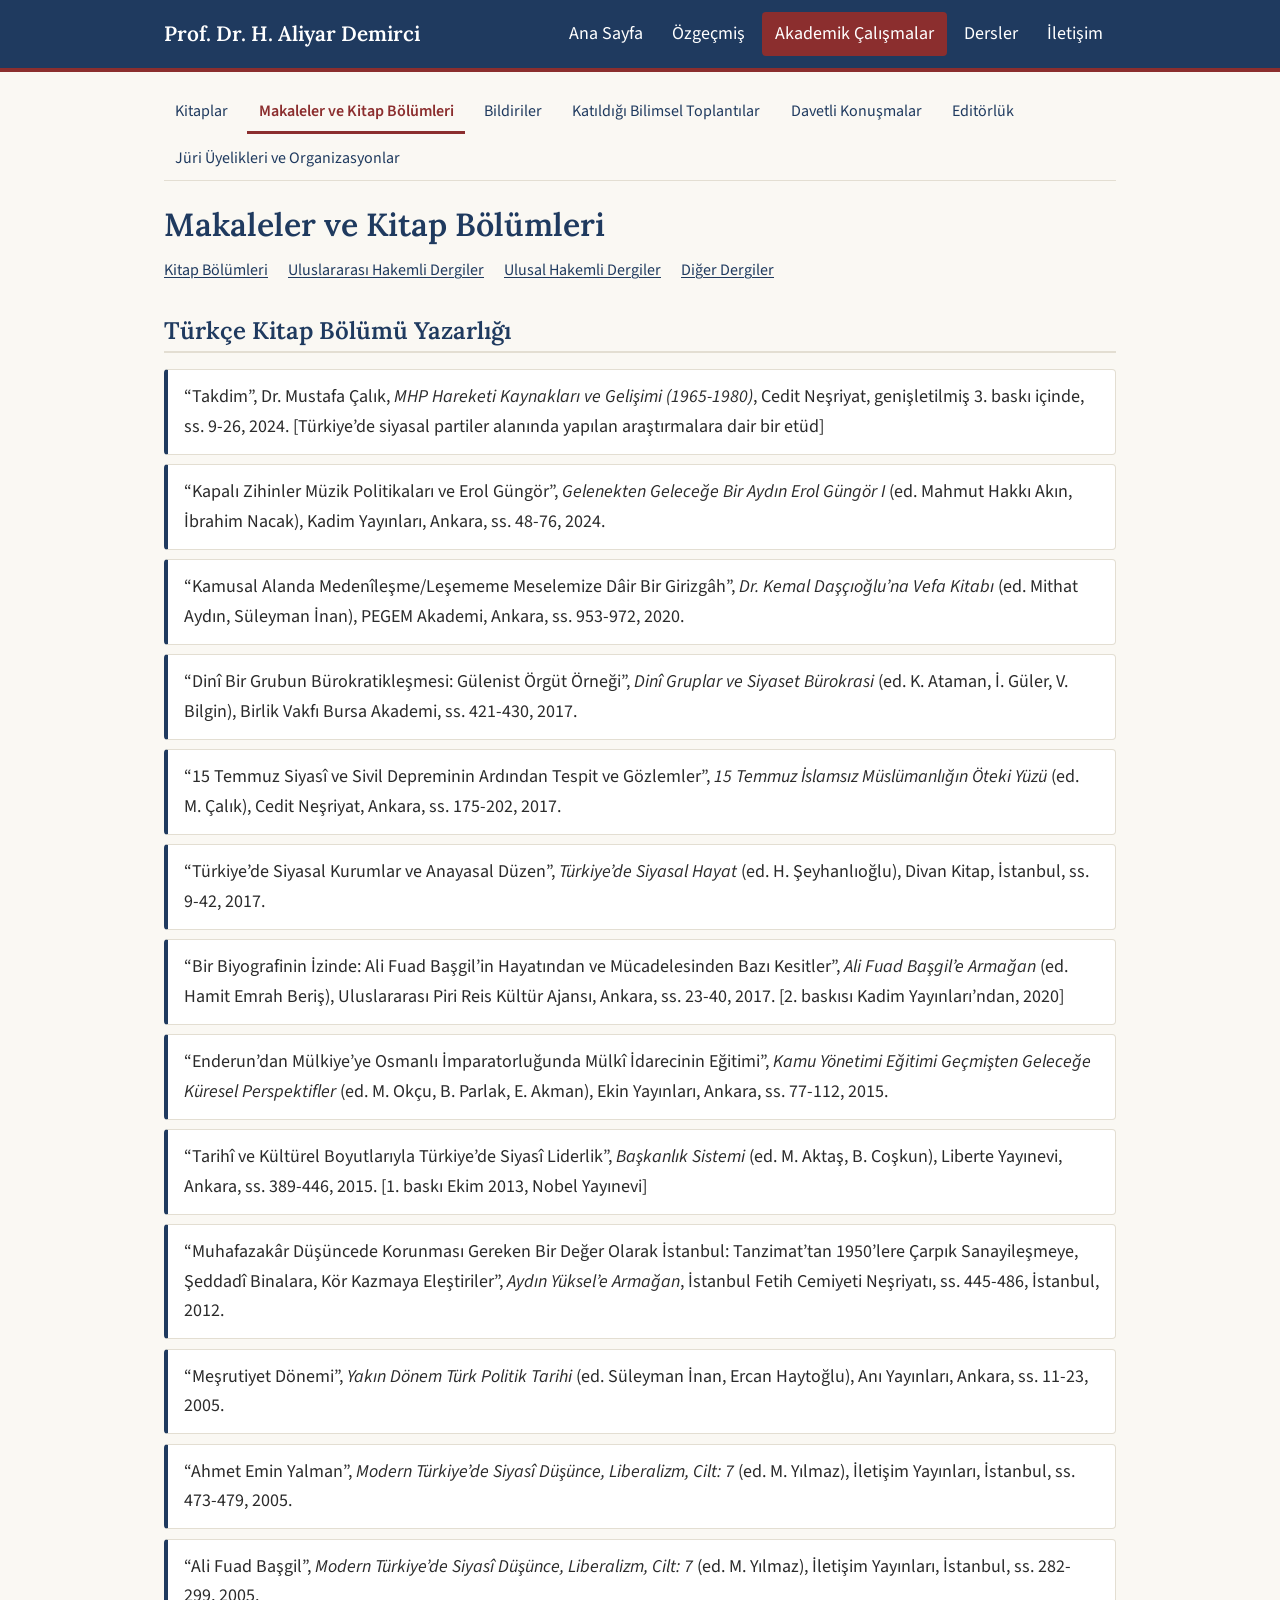
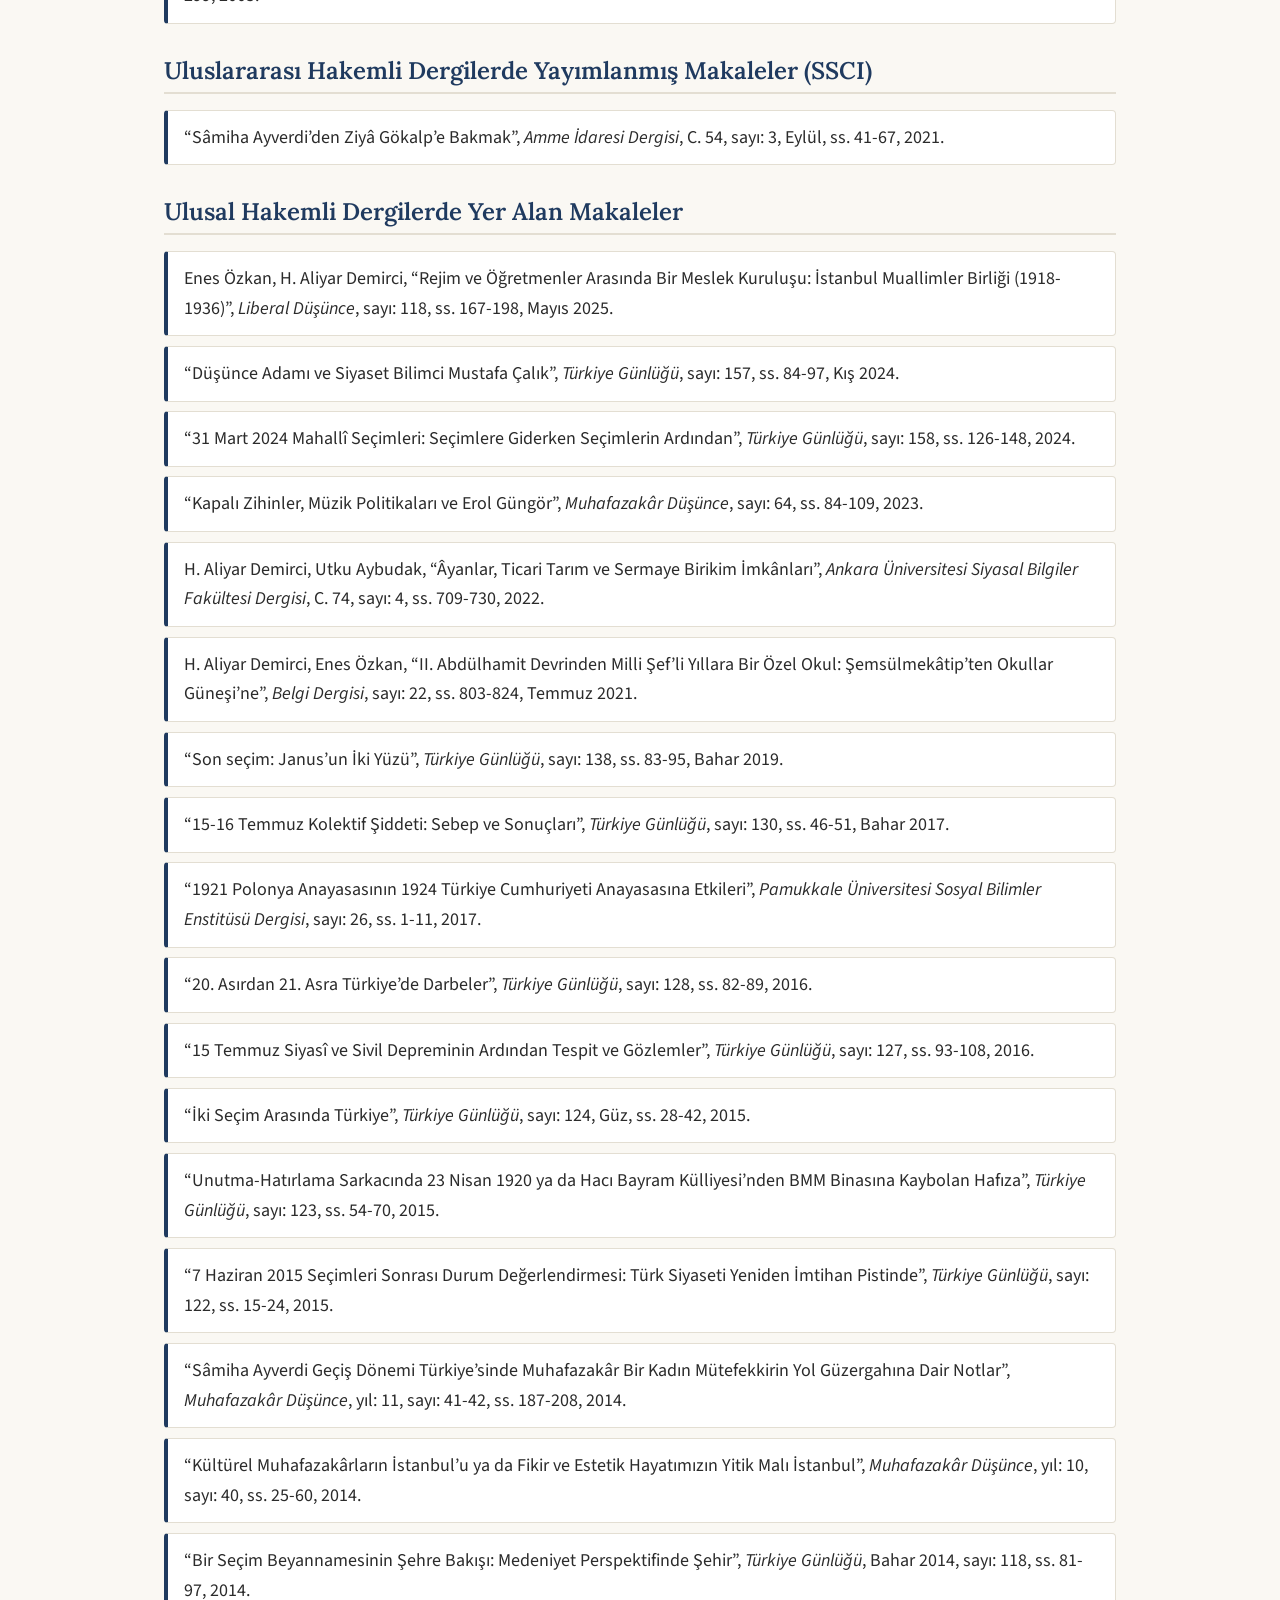
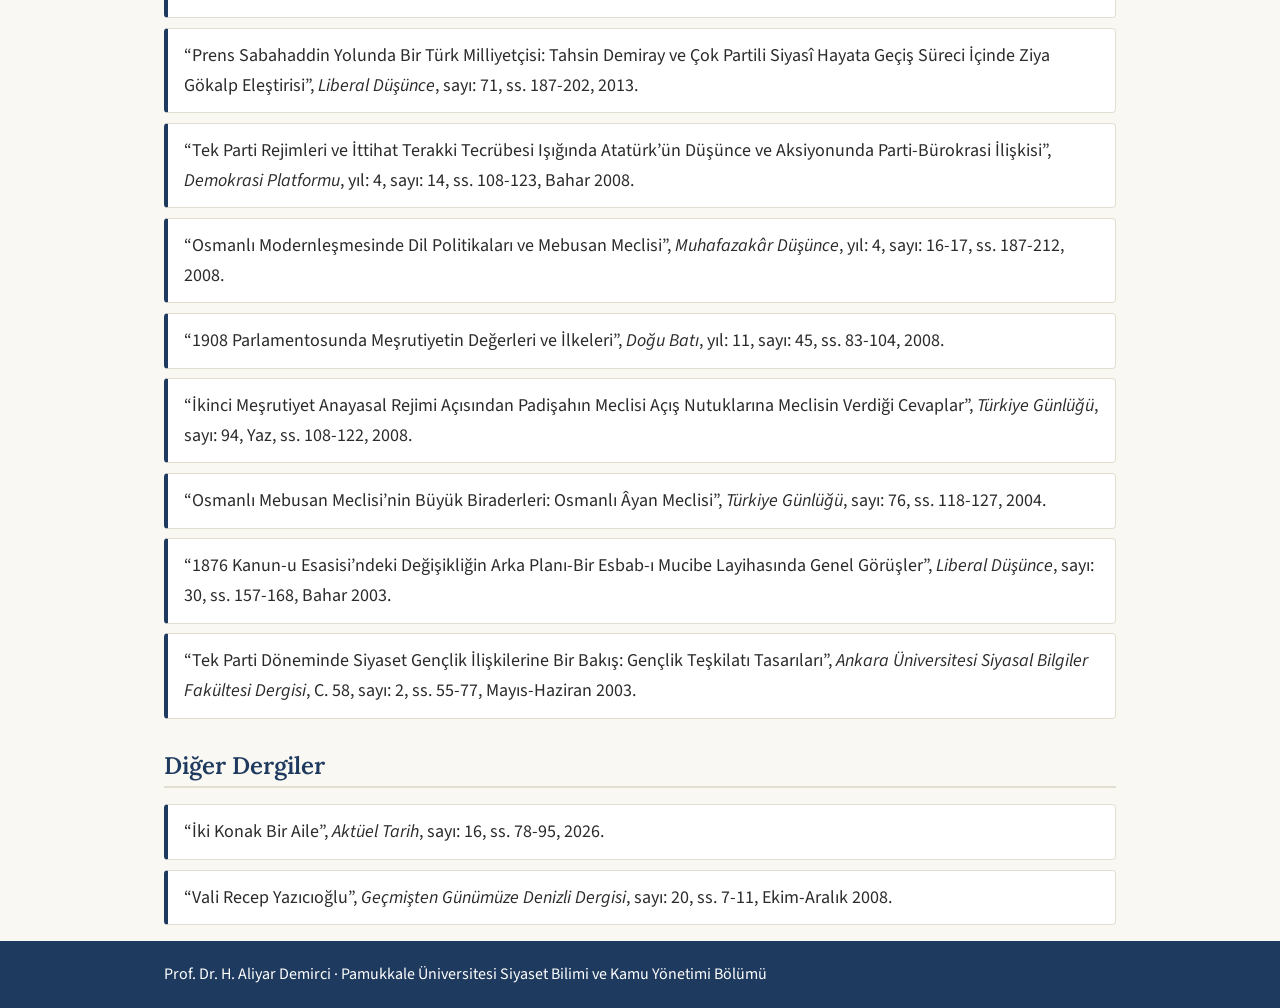
<file: makaleler-ve-kitap-bolumleri.html>
<!DOCTYPE html>
<html lang="tr">
<head>
<meta charset="utf-8">
<meta name="viewport" content="width=device-width, initial-scale=1">
<title>Makaleler ve Kitap Bölümleri | Prof. Dr. H. Aliyar Demirci</title>
<meta name="description" content="Kitap bölümleri ile uluslararası ve ulusal hakemli dergilerde yayımlanmış makaleler.">
<link rel="preconnect" href="https://fonts.googleapis.com">
<link rel="preconnect" href="https://fonts.gstatic.com" crossorigin>
<link href="https://fonts.googleapis.com/css2?family=Lora:ital,wght@0,500;0,600;0,700;1,500&family=Source+Sans+3:ital,wght@0,400;0,600;1,400&display=swap" rel="stylesheet">
<link rel="stylesheet" href="css/style.css">
</head>
<body>
<a class="skip" href="#icerik">İçeriğe geç</a>
<header class="site-header">
  <div class="wrap header-inner">
    <a class="brand" href="index.html">Prof. Dr. H. Aliyar Demirci</a>
    <button class="menu-btn" aria-expanded="false" aria-controls="ana-menu">Menü</button>
    <nav id="ana-menu" class="main-nav" aria-label="Ana menü"><ul>
      <li><a href="index.html">Ana Sayfa</a></li><li><a href="ozgecmis.html">Özgeçmiş</a></li><li><a href="akademik-calismalar.html" aria-current="page">Akademik Çalışmalar</a></li><li><a href="dersler.html">Dersler</a></li><li><a href="iletisim.html">İletişim</a></li>
    </ul></nav>
  </div>
</header>
<main id="icerik" class="wrap">
<nav class="subnav" aria-label="Akademik çalışmalar bölümleri"><ul><li><a href="kitaplar.html">Kitaplar</a></li><li><a href="makaleler-ve-kitap-bolumleri.html" aria-current="page">Makaleler ve Kitap Bölümleri</a></li><li><a href="bildiriler.html">Bildiriler</a></li><li><a href="katildigi-bilimsel-toplantilar.html">Katıldığı Bilimsel Toplantılar</a></li><li><a href="davetli-konusmalar.html">Davetli Konuşmalar</a></li><li><a href="editorluk.html">Editörlük</a></li><li><a href="juri-uyelikleri-ve-organizasyonlar.html">Jüri Üyelikleri ve Organizasyonlar</a></li></ul></nav>
<h1>Makaleler ve Kitap Bölümleri</h1><nav class="icnav" aria-label="Bu sayfadaki bölümler"><a href="#kitap-bolumleri">Kitap Bölümleri</a> <a href="#uluslararasi">Uluslararası Hakemli Dergiler</a> <a href="#ulusal">Ulusal Hakemli Dergiler</a> <a href="#diger">Diğer Dergiler</a></nav><section id="kitap-bolumleri"><h2>Türkçe Kitap Bölümü Yazarlığı</h2><ul class="yayin"><li>“Takdim”, Dr. Mustafa Çalık, <em>MHP Hareketi Kaynakları ve Gelişimi (1965-1980)</em>, Cedit Neşriyat, genişletilmiş 3. baskı içinde, ss. 9-26, 2024. [Türkiye’de siyasal partiler alanında yapılan araştırmalara dair bir etüd]</li><li>“Kapalı Zihinler Müzik Politikaları ve Erol Güngör”, <em>Gelenekten Geleceğe Bir Aydın Erol Güngör I</em> (ed. Mahmut Hakkı Akın, İbrahim Nacak), Kadim Yayınları, Ankara, ss. 48-76, 2024.</li><li>“Kamusal Alanda Medenîleşme/Leşememe Meselemize Dâir Bir Girizgâh”, <em>Dr. Kemal Daşçıoğlu’na Vefa Kitabı</em> (ed. Mithat Aydın, Süleyman İnan), PEGEM Akademi, Ankara, ss. 953-972, 2020.</li><li>“Dinî Bir Grubun Bürokratikleşmesi: Gülenist Örgüt Örneği”, <em>Dinî Gruplar ve Siyaset Bürokrasi</em> (ed. K. Ataman, İ. Güler, V. Bilgin), Birlik Vakfı Bursa Akademi, ss. 421-430, 2017.</li><li>“15 Temmuz Siyasî ve Sivil Depreminin Ardından Tespit ve Gözlemler”, <em>15 Temmuz İslamsız Müslümanlığın Öteki Yüzü</em> (ed. M. Çalık), Cedit Neşriyat, Ankara, ss. 175-202, 2017.</li><li>“Türkiye’de Siyasal Kurumlar ve Anayasal Düzen”, <em>Türkiye’de Siyasal Hayat</em> (ed. H. Şeyhanlıoğlu), Divan Kitap, İstanbul, ss. 9-42, 2017.</li><li>“Bir Biyografinin İzinde: Ali Fuad Başgil’in Hayatından ve Mücadelesinden Bazı Kesitler”, <em>Ali Fuad Başgil’e Armağan</em> (ed. Hamit Emrah Beriş), Uluslararası Piri Reis Kültür Ajansı, Ankara, ss. 23-40, 2017. [2. baskısı Kadim Yayınları’ndan, 2020]</li><li>“Enderun’dan Mülkiye’ye Osmanlı İmparatorluğunda Mülkî İdarecinin Eğitimi”, <em>Kamu Yönetimi Eğitimi Geçmişten Geleceğe Küresel Perspektifler</em> (ed. M. Okçu, B. Parlak, E. Akman), Ekin Yayınları, Ankara, ss. 77-112, 2015.</li><li>“Tarihî ve Kültürel Boyutlarıyla Türkiye’de Siyasî Liderlik”, <em>Başkanlık Sistemi</em> (ed. M. Aktaş, B. Coşkun), Liberte Yayınevi, Ankara, ss. 389-446, 2015. [1. baskı Ekim 2013, Nobel Yayınevi]</li><li>“Muhafazakâr Düşüncede Korunması Gereken Bir Değer Olarak İstanbul: Tanzimat’tan 1950’lere Çarpık Sanayileşmeye, Şeddadî Binalara, Kör Kazmaya Eleştiriler”, <em>Aydın Yüksel’e Armağan</em>, İstanbul Fetih Cemiyeti Neşriyatı, ss. 445-486, İstanbul, 2012.</li><li>“Meşrutiyet Dönemi”, <em>Yakın Dönem Türk Politik Tarihi</em> (ed. Süleyman İnan, Ercan Haytoğlu), Anı Yayınları, Ankara, ss. 11-23, 2005.</li><li>“Ahmet Emin Yalman”, <em>Modern Türkiye’de Siyasî Düşünce, Liberalizm, Cilt: 7</em> (ed. M. Yılmaz), İletişim Yayınları, İstanbul, ss. 473-479, 2005.</li><li>“Ali Fuad Başgil”, <em>Modern Türkiye’de Siyasî Düşünce, Liberalizm, Cilt: 7</em> (ed. M. Yılmaz), İletişim Yayınları, İstanbul, ss. 282-299, 2005.</li></ul></section><section id="uluslararasi"><h2>Uluslararası Hakemli Dergilerde Yayımlanmış Makaleler (SSCI)</h2><ul class="yayin"><li>“Sâmiha Ayverdi’den Ziyâ Gökalp’e Bakmak”, <em>Amme İdaresi Dergisi</em>, C. 54, sayı: 3, Eylül, ss. 41-67, 2021.</li></ul></section><section id="ulusal"><h2>Ulusal Hakemli Dergilerde Yer Alan Makaleler</h2><ul class="yayin"><li>Enes Özkan, H. Aliyar Demirci, “Rejim ve Öğretmenler Arasında Bir Meslek Kuruluşu: İstanbul Muallimler Birliği (1918-1936)”, <em>Liberal Düşünce</em>, sayı: 118, ss. 167-198, Mayıs 2025.</li><li>“Düşünce Adamı ve Siyaset Bilimci Mustafa Çalık”, <em>Türkiye Günlüğü</em>, sayı: 157, ss. 84-97, Kış 2024.</li><li>“31 Mart 2024 Mahallî Seçimleri: Seçimlere Giderken Seçimlerin Ardından”, <em>Türkiye Günlüğü</em>, sayı: 158, ss. 126-148, 2024.</li><li>“Kapalı Zihinler, Müzik Politikaları ve Erol Güngör”, <em>Muhafazakâr Düşünce</em>, sayı: 64, ss. 84-109, 2023.</li><li>H. Aliyar Demirci, Utku Aybudak, “Âyanlar, Ticari Tarım ve Sermaye Birikim İmkânları”, <em>Ankara Üniversitesi Siyasal Bilgiler Fakültesi Dergisi</em>, C. 74, sayı: 4, ss. 709-730, 2022.</li><li>H. Aliyar Demirci, Enes Özkan, “II. Abdülhamit Devrinden Milli Şef’li Yıllara Bir Özel Okul: Şemsülmekâtip’ten Okullar Güneşi’ne”, <em>Belgi Dergisi</em>, sayı: 22, ss. 803-824, Temmuz 2021.</li><li>“Son seçim: Janus’un İki Yüzü”, <em>Türkiye Günlüğü</em>, sayı: 138, ss. 83-95, Bahar 2019.</li><li>“15-16 Temmuz Kolektif Şiddeti: Sebep ve Sonuçları”, <em>Türkiye Günlüğü</em>, sayı: 130, ss. 46-51, Bahar 2017.</li><li>“1921 Polonya Anayasasının 1924 Türkiye Cumhuriyeti Anayasasına Etkileri”, <em>Pamukkale Üniversitesi Sosyal Bilimler Enstitüsü Dergisi</em>, sayı: 26, ss. 1-11, 2017.</li><li>“20. Asırdan 21. Asra Türkiye’de Darbeler”, <em>Türkiye Günlüğü</em>, sayı: 128, ss. 82-89, 2016.</li><li>“15 Temmuz Siyasî ve Sivil Depreminin Ardından Tespit ve Gözlemler”, <em>Türkiye Günlüğü</em>, sayı: 127, ss. 93-108, 2016.</li><li>“İki Seçim Arasında Türkiye”, <em>Türkiye Günlüğü</em>, sayı: 124, Güz, ss. 28-42, 2015.</li><li>“Unutma-Hatırlama Sarkacında 23 Nisan 1920 ya da Hacı Bayram Külliyesi’nden BMM Binasına Kaybolan Hafıza”, <em>Türkiye Günlüğü</em>, sayı: 123, ss. 54-70, 2015.</li><li>“7 Haziran 2015 Seçimleri Sonrası Durum Değerlendirmesi: Türk Siyaseti Yeniden İmtihan Pistinde”, <em>Türkiye Günlüğü</em>, sayı: 122, ss. 15-24, 2015.</li><li>“Sâmiha Ayverdi Geçiş Dönemi Türkiye’sinde Muhafazakâr Bir Kadın Mütefekkirin Yol Güzergahına Dair Notlar”, <em>Muhafazakâr Düşünce</em>, yıl: 11, sayı: 41-42, ss. 187-208, 2014.</li><li>“Kültürel Muhafazakârların İstanbul’u ya da Fikir ve Estetik Hayatımızın Yitik Malı İstanbul”, <em>Muhafazakâr Düşünce</em>, yıl: 10, sayı: 40, ss. 25-60, 2014.</li><li>“Bir Seçim Beyannamesinin Şehre Bakışı: Medeniyet Perspektifinde Şehir”, <em>Türkiye Günlüğü</em>, Bahar 2014, sayı: 118, ss. 81-97, 2014.</li><li>“Prens Sabahaddin Yolunda Bir Türk Milliyetçisi: Tahsin Demiray ve Çok Partili Siyasî Hayata Geçiş Süreci İçinde Ziya Gökalp Eleştirisi”, <em>Liberal Düşünce</em>, sayı: 71, ss. 187-202, 2013.</li><li>“Tek Parti Rejimleri ve İttihat Terakki Tecrübesi Işığında Atatürk’ün Düşünce ve Aksiyonunda Parti-Bürokrasi İlişkisi”, <em>Demokrasi Platformu</em>, yıl: 4, sayı: 14, ss. 108-123, Bahar 2008.</li><li>“Osmanlı Modernleşmesinde Dil Politikaları ve Mebusan Meclisi”, <em>Muhafazakâr Düşünce</em>, yıl: 4, sayı: 16-17, ss. 187-212, 2008.</li><li>“1908 Parlamentosunda Meşrutiyetin Değerleri ve İlkeleri”, <em>Doğu Batı</em>, yıl: 11, sayı: 45, ss. 83-104, 2008.</li><li>“İkinci Meşrutiyet Anayasal Rejimi Açısından Padişahın Meclisi Açış Nutuklarına Meclisin Verdiği Cevaplar”, <em>Türkiye Günlüğü</em>, sayı: 94, Yaz, ss. 108-122, 2008.</li><li>“Osmanlı Mebusan Meclisi’nin Büyük Biraderleri: Osmanlı Âyan Meclisi”, <em>Türkiye Günlüğü</em>, sayı: 76, ss. 118-127, 2004.</li><li>“1876 Kanun-u Esasisi’ndeki Değişikliğin Arka Planı-Bir Esbab-ı Mucibe Layihasında Genel Görüşler”, <em>Liberal Düşünce</em>, sayı: 30, ss. 157-168, Bahar 2003.</li><li>“Tek Parti Döneminde Siyaset Gençlik İlişkilerine Bir Bakış: Gençlik Teşkilatı Tasarıları”, <em>Ankara Üniversitesi Siyasal Bilgiler Fakültesi Dergisi</em>, C. 58, sayı: 2, ss. 55-77, Mayıs-Haziran 2003.</li></ul></section><section id="diger"><h2>Diğer Dergiler</h2><ul class="yayin"><li>“İki Konak Bir Aile”, <em>Aktüel Tarih</em>, sayı: 16, ss. 78-95, 2026.</li><li>“Vali Recep Yazıcıoğlu”, <em>Geçmişten Günümüze Denizli Dergisi</em>, sayı: 20, ss. 7-11, Ekim-Aralık 2008.</li></ul></section>
</main>
<footer class="site-footer">
  <div class="wrap">
    <p>Prof. Dr. H. Aliyar Demirci &middot; Pamukkale Üniversitesi Siyaset Bilimi ve Kamu Yönetimi Bölümü</p>
  </div>
</footer>
<script src="js/menu.js"></script>
</body>
</html>
</file>
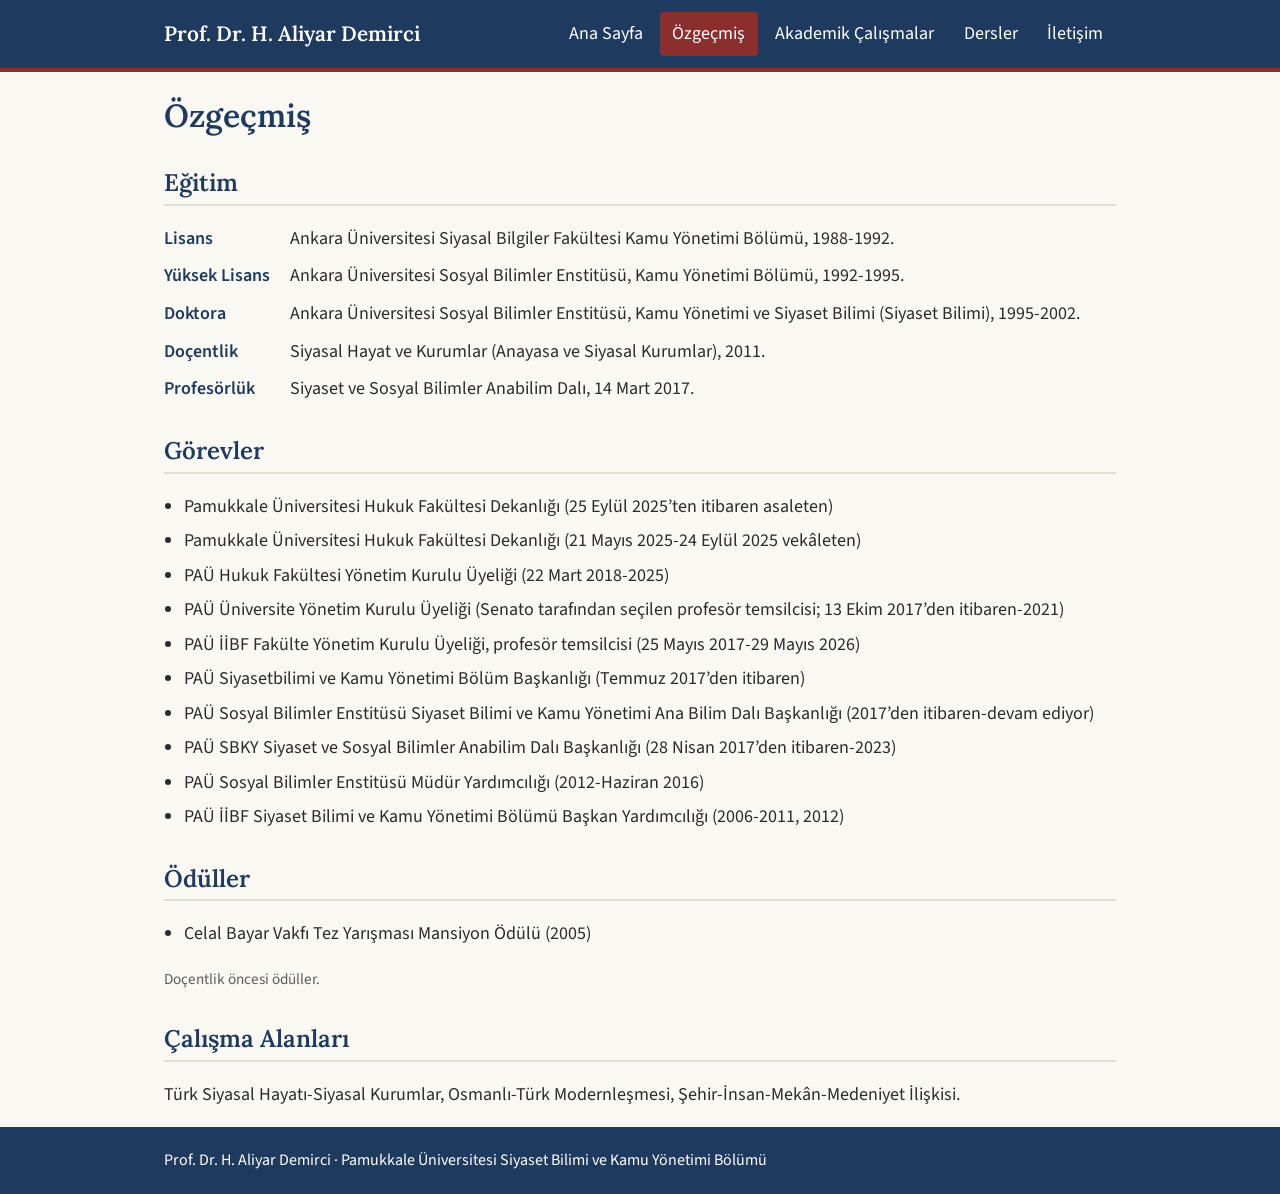
<file: ozgecmis.html>
<!DOCTYPE html>
<html lang="tr">
<head>
<meta charset="utf-8">
<meta name="viewport" content="width=device-width, initial-scale=1">
<title>Özgeçmiş | Prof. Dr. H. Aliyar Demirci</title>
<meta name="description" content="Prof. Dr. H. Aliyar Demirci&#x27;nin eğitim bilgileri, görevleri, ödülleri ve çalışma alanları.">
<link rel="preconnect" href="https://fonts.googleapis.com">
<link rel="preconnect" href="https://fonts.gstatic.com" crossorigin>
<link href="https://fonts.googleapis.com/css2?family=Lora:ital,wght@0,500;0,600;0,700;1,500&family=Source+Sans+3:ital,wght@0,400;0,600;1,400&display=swap" rel="stylesheet">
<link rel="stylesheet" href="css/style.css">
</head>
<body>
<a class="skip" href="#icerik">İçeriğe geç</a>
<header class="site-header">
  <div class="wrap header-inner">
    <a class="brand" href="index.html">Prof. Dr. H. Aliyar Demirci</a>
    <button class="menu-btn" aria-expanded="false" aria-controls="ana-menu">Menü</button>
    <nav id="ana-menu" class="main-nav" aria-label="Ana menü"><ul>
      <li><a href="index.html">Ana Sayfa</a></li><li><a href="ozgecmis.html" aria-current="page">Özgeçmiş</a></li><li><a href="akademik-calismalar.html">Akademik Çalışmalar</a></li><li><a href="dersler.html">Dersler</a></li><li><a href="iletisim.html">İletişim</a></li>
    </ul></nav>
  </div>
</header>
<main id="icerik" class="wrap">

<h1>Özgeçmiş</h1>
<section><h2>Eğitim</h2>
<dl class="tanim">
<dt>Lisans</dt><dd>Ankara Üniversitesi Siyasal Bilgiler Fakültesi Kamu Yönetimi Bölümü, 1988-1992.</dd>
<dt>Yüksek Lisans</dt><dd>Ankara Üniversitesi Sosyal Bilimler Enstitüsü, Kamu Yönetimi Bölümü, 1992-1995.</dd>
<dt>Doktora</dt><dd>Ankara Üniversitesi Sosyal Bilimler Enstitüsü, Kamu Yönetimi ve Siyaset Bilimi (Siyaset Bilimi), 1995-2002.</dd>
<dt>Doçentlik</dt><dd>Siyasal Hayat ve Kurumlar (Anayasa ve Siyasal Kurumlar), 2011.</dd>
<dt>Profesörlük</dt><dd>Siyaset ve Sosyal Bilimler Anabilim Dalı, 14 Mart 2017.</dd>
</dl></section>
<section><h2>Görevler</h2><ul class="liste"><li>Pamukkale Üniversitesi Hukuk Fakültesi Dekanlığı (25 Eylül 2025’ten itibaren asaleten)</li><li>Pamukkale Üniversitesi Hukuk Fakültesi Dekanlığı (21 Mayıs 2025-24 Eylül 2025 vekâleten)</li><li>PAÜ Hukuk Fakültesi Yönetim Kurulu Üyeliği (22 Mart 2018-2025)</li><li>PAÜ Üniversite Yönetim Kurulu Üyeliği (Senato tarafından seçilen profesör temsilcisi; 13 Ekim 2017’den itibaren-2021)</li><li>PAÜ İİBF Fakülte Yönetim Kurulu Üyeliği, profesör temsilcisi (25 Mayıs 2017-29 Mayıs 2026)</li><li>PAÜ Siyasetbilimi ve Kamu Yönetimi Bölüm Başkanlığı (Temmuz 2017’den itibaren)</li><li>PAÜ Sosyal Bilimler Enstitüsü Siyaset Bilimi ve Kamu Yönetimi Ana Bilim Dalı Başkanlığı (2017’den itibaren-devam ediyor)</li><li>PAÜ SBKY Siyaset ve Sosyal Bilimler Anabilim Dalı Başkanlığı (28 Nisan 2017’den itibaren-2023)</li><li>PAÜ Sosyal Bilimler Enstitüsü Müdür Yardımcılığı (2012-Haziran 2016)</li><li>PAÜ İİBF Siyaset Bilimi ve Kamu Yönetimi Bölümü Başkan Yardımcılığı (2006-2011, 2012)</li></ul></section>
<section><h2>Ödüller</h2><ul class="liste"><li>Celal Bayar Vakfı Tez Yarışması Mansiyon Ödülü (2005)</li></ul><p class="not">Doçentlik öncesi ödüller.</p></section>
<section><h2>Çalışma Alanları</h2><p>Türk Siyasal Hayatı-Siyasal Kurumlar, Osmanlı-Türk Modernleşmesi, Şehir-İnsan-Mekân-Medeniyet İlişkisi.</p></section>

</main>
<footer class="site-footer">
  <div class="wrap">
    <p>Prof. Dr. H. Aliyar Demirci &middot; Pamukkale Üniversitesi Siyaset Bilimi ve Kamu Yönetimi Bölümü</p>
  </div>
</footer>
<script src="js/menu.js"></script>
</body>
</html>
</file>
<file: css/style.css>
/* Prof. Dr. H. Aliyar Demirci - site stili
   Renkler: zemin #FAF8F3, metin #2B2B2B, ana lacivert #1F3A5F, vurgu bordo #8B2E2E */
:root{
  --zemin:#FAF8F3; --metin:#2B2B2B; --ana:#1F3A5F; --vurgu:#8B2E2E;
  --cizgi:#E3DED2; --kart:#FFFFFF; --soluk:#5C5C5C;
  --baslik:"Lora",Georgia,"Times New Roman",serif;
  --govde:"Source Sans 3","Segoe UI",Roboto,Arial,sans-serif;
}
*{box-sizing:border-box}
html{font-size:100%;-webkit-text-size-adjust:100%}
body{margin:0;background:var(--zemin);color:var(--metin);font-family:var(--govde);font-size:1.125rem;line-height:1.65}
.wrap{max-width:62rem;margin:0 auto;padding:0 1.25rem}
a{color:var(--ana);text-underline-offset:2px}
a:hover,a:focus{color:var(--vurgu)}
:focus-visible{outline:3px solid var(--vurgu);outline-offset:2px}
.skip{position:absolute;left:-999px;top:0;background:var(--ana);color:#fff;padding:.5rem 1rem;z-index:100}
.skip:focus{left:0;color:#fff}

h1,h2,h3{font-family:var(--baslik);color:var(--ana);line-height:1.25;font-weight:600}
h1{font-size:2rem;margin:1.5rem 0 .75rem}
h2{font-size:1.5rem;margin:2rem 0 .75rem;padding-bottom:.35rem;border-bottom:2px solid var(--cizgi)}
h3{font-size:1.2rem;margin:0 0 .35rem}
.lead{color:var(--soluk);font-size:1.15rem;margin-top:-.25rem}
.not{color:var(--soluk);font-size:.95rem}

/* Üst bölüm */
.site-header{background:var(--ana);color:#fff;border-bottom:4px solid var(--vurgu)}
.header-inner{display:flex;align-items:center;justify-content:space-between;gap:1rem;flex-wrap:wrap;padding-top:.75rem;padding-bottom:.75rem}
.brand{font-family:var(--baslik);font-size:1.3rem;font-weight:600;color:#fff;text-decoration:none}
.brand:hover,.brand:focus{color:#fff;text-decoration:underline}
.main-nav ul{list-style:none;margin:0;padding:0;display:flex;gap:.25rem;flex-wrap:wrap}
.main-nav a{display:block;padding:.45rem .8rem;color:#fff;text-decoration:none;border-radius:4px}
.main-nav a:hover,.main-nav a:focus{background:rgba(255,255,255,.15);color:#fff}
.main-nav a[aria-current="page"]{background:var(--vurgu);color:#fff}
.menu-btn{display:none;background:transparent;color:#fff;border:1px solid rgba(255,255,255,.6);border-radius:4px;padding:.4rem .9rem;font:inherit;cursor:pointer}

/* Alt menü */
.subnav{margin:1.25rem 0 0;border-bottom:1px solid var(--cizgi)}
.subnav ul{list-style:none;margin:0;padding:0;display:flex;flex-wrap:wrap;gap:.25rem .5rem}
.subnav a{display:block;padding:.4rem .7rem;font-size:1rem;text-decoration:none;border-bottom:3px solid transparent}
.subnav a:hover{border-bottom-color:var(--vurgu)}
.subnav a[aria-current="page"]{border-bottom-color:var(--vurgu);font-weight:600;color:var(--vurgu)}
.icnav{display:flex;flex-wrap:wrap;gap:.5rem 1.25rem;margin:.5rem 0 1rem;font-size:1rem}

main{padding-bottom:3rem;min-height:60vh}

/* Ana sayfa */
.hero{display:grid;grid-template-columns:256px 1fr;gap:2rem;align-items:start;margin-top:2rem}
.portrait{width:256px;height:256px;object-fit:cover;border-radius:50%;border:4px solid #fff;box-shadow:0 0 0 2px var(--cizgi)}
.unvan{font-family:var(--baslik);color:var(--vurgu);font-weight:500;margin-top:0}
.kartlar{display:grid;grid-template-columns:repeat(auto-fit,minmax(14rem,1fr));gap:1rem;margin:1rem 0}
.kart{display:block;background:var(--kart);border:1px solid var(--cizgi);border-top:4px solid var(--ana);border-radius:6px;padding:1rem 1.1rem;text-decoration:none;color:var(--metin)}
.kart:hover,.kart:focus{border-top-color:var(--vurgu);box-shadow:0 2px 8px rgba(0,0,0,.08);color:var(--metin)}
.kart p{margin:0;color:var(--soluk);font-size:1rem}

/* Listeler */
.liste{padding-left:1.25rem}
.liste li{margin:.3rem 0}
.yayin{list-style:none;margin:1rem 0;padding:0}
.yayin li{background:var(--kart);border:1px solid var(--cizgi);border-left:4px solid var(--ana);border-radius:4px;padding:.75rem 1rem;margin:.6rem 0}
.tanim{display:grid;grid-template-columns:max-content 1fr;gap:.5rem 1.25rem}
.tanim dt{font-weight:600;color:var(--ana)}
.tanim dd{margin:0}

.site-footer{background:var(--ana);color:#fff;padding:1.25rem 0;font-size:1rem}
.site-footer p{margin:0}

/* Telefon ve tablet */
@media (max-width:760px){
  body{font-size:1.0625rem}
  h1{font-size:1.6rem}
  .menu-btn{display:inline-block}
  .main-nav{display:none;width:100%}
  .main-nav.acik{display:block}
  .main-nav ul{flex-direction:column}
  .hero{grid-template-columns:1fr;justify-items:center;text-align:left}
  .portrait{width:200px;height:200px}
  .tanim{grid-template-columns:1fr;gap:.1rem}
  .tanim dd{margin-bottom:.75rem}
}
@media print{
  .site-header,.site-footer,.subnav,.icnav{display:none}
  body{background:#fff}
}
</file>
